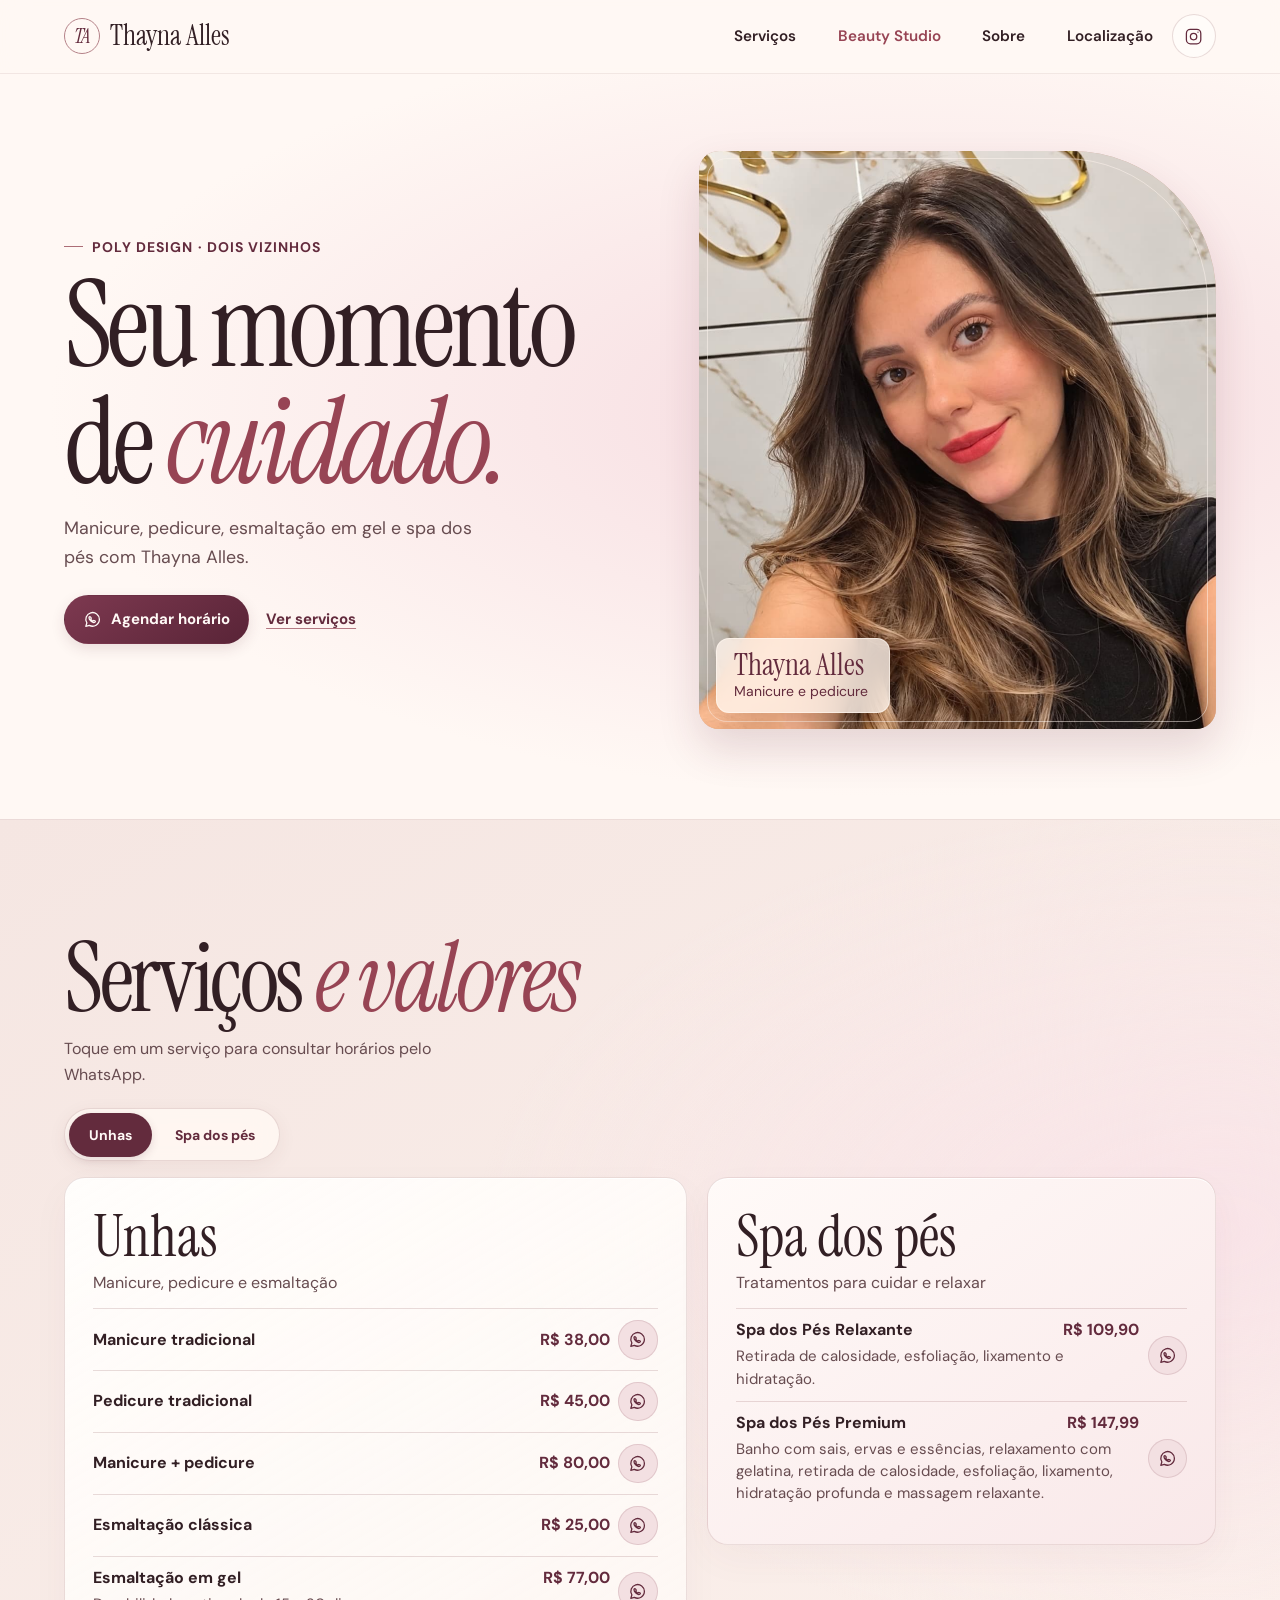
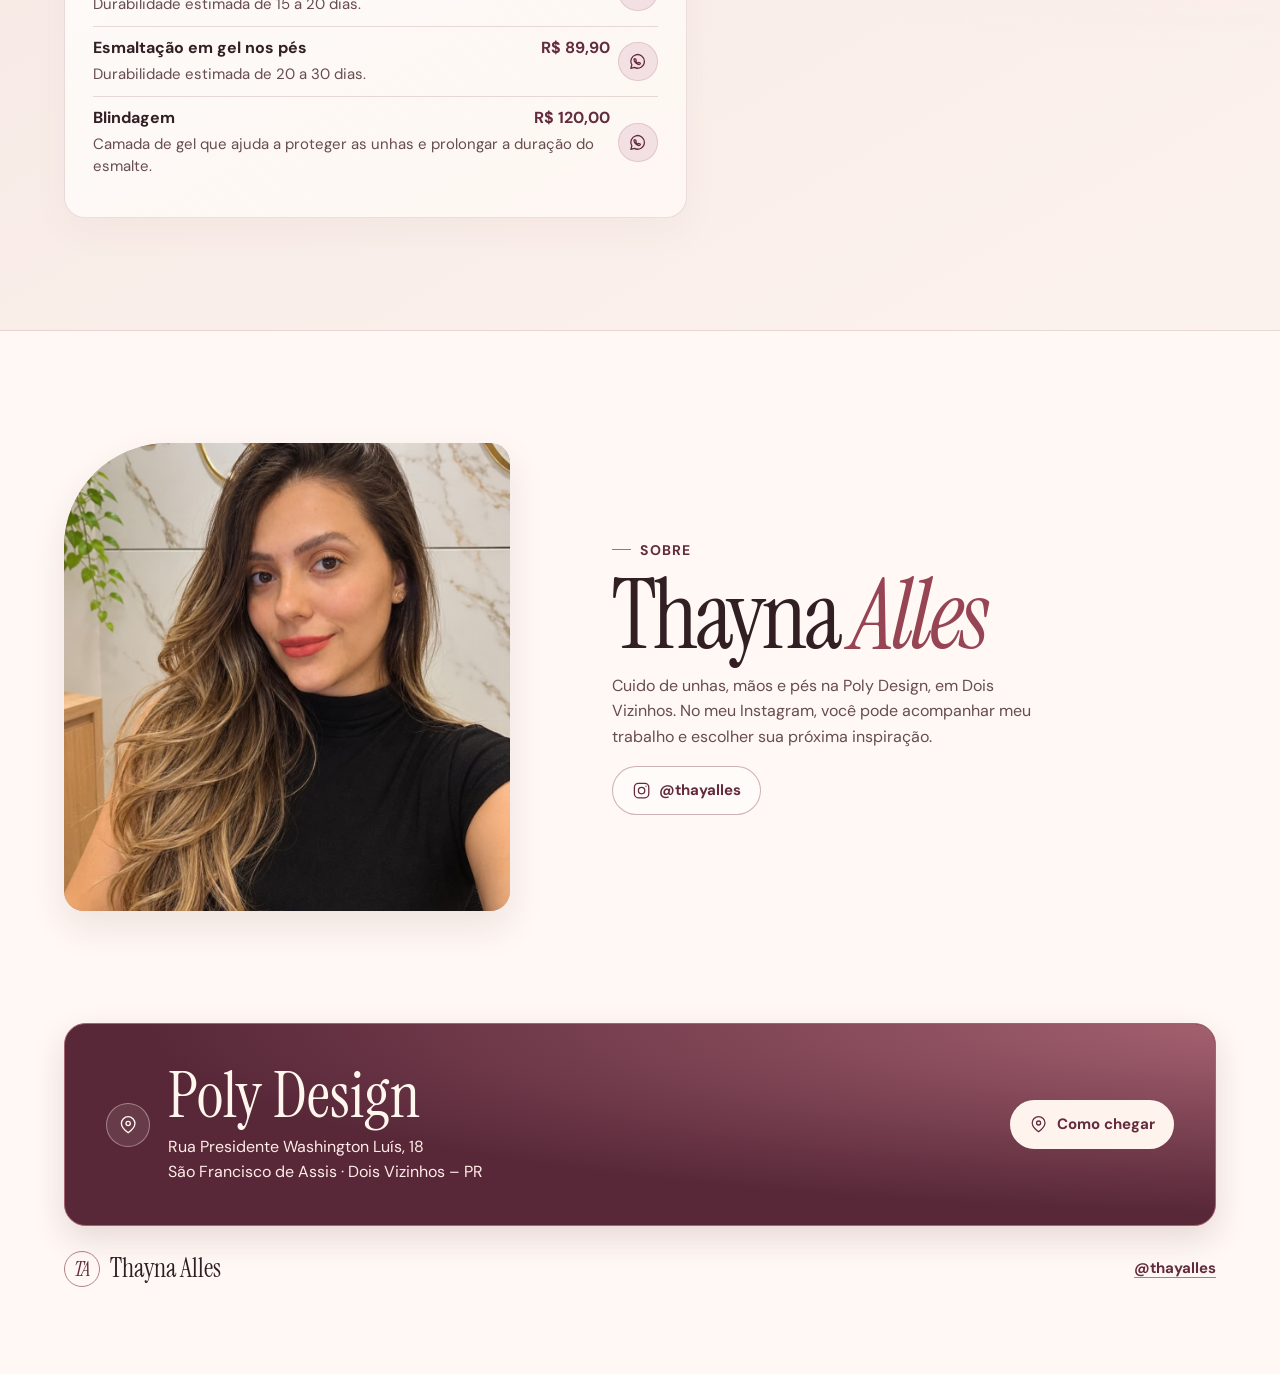
<file: index.html>
<!doctype html>
<html lang="pt-BR">
<head>
  <meta charset="utf-8">
  <meta name="viewport" content="width=device-width, initial-scale=1, viewport-fit=cover">
  <meta name="theme-color" content="#fff8f4">
  <meta name="description" content="Manicure, pedicure, esmaltação em gel e spa dos pés com Thayna Alles na Poly Design, em Dois Vizinhos – PR. Agende pelo WhatsApp.">
  <meta property="og:type" content="website">
  <meta property="og:locale" content="pt_BR">
  <meta property="og:title" content="Thayna Alles | Unhas &amp; Spa">
  <meta property="og:description" content="Manicure, pedicure, esmaltação em gel e spa dos pés com Thayna Alles, em Dois Vizinhos – PR.">
  <meta property="og:image" content="https://ronanalles.github.io/thayalles/assets/thayna-hero.jpg">
  <meta property="og:image:width" content="1030">
  <meta property="og:image:height" content="1280">
  <meta property="og:image:alt" content="Thayna Alles na Poly Design">
  <meta property="og:url" content="https://ronanalles.github.io/thayalles/">
  <link rel="canonical" href="https://ronanalles.github.io/thayalles/">
  <link rel="icon" href="[data-uri]" type="image/svg+xml">
  <link rel="preconnect" href="https://fonts.googleapis.com">
  <link rel="preconnect" href="https://fonts.gstatic.com" crossorigin>
  <link href="https://fonts.googleapis.com/css2?family=DM+Sans:wght@400;500;600;700&amp;family=Instrument+Serif:ital@0;1&amp;display=swap" rel="stylesheet">
  <link rel="stylesheet" href="./assets/site.css">
  <title>Thayna Alles | Unhas &amp; Spa em Dois Vizinhos</title>
</head>
<body id="topo">
  <svg class="icon-library" xmlns="http://www.w3.org/2000/svg" aria-hidden="true">
    <symbol id="icon-instagram" viewBox="0 0 24 24"><rect x="3" y="3" width="18" height="18" rx="5"/><circle cx="12" cy="12" r="4"/><path d="M17.5 6.5h.01"/></symbol>
    <symbol id="icon-menu" viewBox="0 0 24 24"><path d="M4 8h16M4 16h16"/></symbol>
    <symbol id="icon-close" viewBox="0 0 24 24"><path d="m6 6 12 12M18 6 6 18"/></symbol>
    <symbol id="icon-whatsapp" viewBox="0 0 24 24"><path d="M20.5 11.7a8.5 8.5 0 0 1-12.6 7.5l-4.4 1.3 1.3-4.3A8.5 8.5 0 1 1 20.5 11.7Z"/><path d="M9 8.4c-.7-.7-1.5.5-1.5 1.3 0 2.8 3.4 5.6 6 6 .8.1 2-.7 2-1.5 0-.4-1.6-1.2-2-1.2-.4 0-.6.8-1 .8-.7 0-2.8-1.7-2.8-2.5 0-.4.6-.5.6-.9 0-.3-1-1.8-1.3-2Z"/></symbol>
    <symbol id="icon-location" viewBox="0 0 24 24"><path d="M20 10c0 5-8 11-8 11s-8-6-8-11a8 8 0 1 1 16 0Z"/><circle cx="12" cy="10" r="2.5"/></symbol>
  </svg>
  <a class="skip-link" href="#conteudo">Pular para o conteúdo</a>
  <header class="header">
    <div class="header-inner wrap">
      <a class="brand" href="#topo" aria-label="Thayna Alles, início"><span class="brand-mark" aria-hidden="true">TA</span><span class="brand-name">Thayna Alles</span></a>
      <nav class="desktop-nav" aria-label="Navegação principal"><a href="#servicos">Serviços</a><a href="./beauty-studio.html" style="color:var(--rose)">Beauty Studio</a><a href="#sobre">Sobre</a><a href="#local">Localização</a></nav>
      <a class="icon-button header-social" href="https://www.instagram.com/thayalles/" target="_blank" rel="noopener noreferrer" aria-label="Instagram da Thayna Alles"><svg aria-hidden="true"><use href="#icon-instagram"/></svg></a>
      <button type="button" id="menu-open" class="icon-button menu-toggle" aria-label="Abrir menu" aria-haspopup="dialog" aria-controls="menu" aria-expanded="false" hidden><svg aria-hidden="true"><use href="#icon-menu"/></svg></button>
    </div>
  </header>
  <dialog class="menu-sheet" id="menu" aria-labelledby="menu-title">
    <div class="sheet-grip" aria-hidden="true"></div>
    <div class="sheet-header"><h2 id="menu-title">Thayna Alles</h2><form method="dialog"><button class="icon-button" aria-label="Fechar menu" autofocus><svg aria-hidden="true"><use href="#icon-close"/></svg></button></form></div>
    <nav aria-label="Menu"><a href="#servicos">Serviços</a><a href="./beauty-studio.html" style="color:var(--wine);display:flex;align-items:center;justify-content:space-between;gap:.5rem"><span>✧ Beauty Studio</span><span style="font-size:.7rem;font-weight:600;color:var(--rose)">Crie suas unhas →</span></a><a href="#sobre">Sobre a Thayna</a><a href="#local">Localização</a><a href="https://www.instagram.com/thayalles/" target="_blank" rel="noopener noreferrer">Instagram</a></nav>
    <a class="button" href="https://wa.me/5546999224279?text=Oi%2C%20Thayna!%20Gostaria%20de%20saber%20quais%20hor%C3%A1rios%20voc%C3%AA%20tem%20dispon%C3%ADveis%20na%20Poly%20Design." target="_blank" rel="noopener noreferrer"><svg aria-hidden="true"><use href="#icon-whatsapp"/></svg><span>Agendar pelo WhatsApp</span></a>
  </dialog>
  <main id="conteudo" tabindex="-1">
    <section class="hero wrap" aria-labelledby="hero-title">
      <div class="hero-content">
        <p class="eyebrow"><span></span> Poly Design · Dois Vizinhos</p>
        <h1 id="hero-title">Seu momento<br> de <em>cuidado.</em></h1>
        <p class="hero-description">Manicure, pedicure, esmaltação em gel e spa dos pés com Thayna Alles.</p>
        <div class="hero-actions"><a class="button" id="hero-booking" href="https://wa.me/5546999224279?text=Oi%2C%20Thayna!%20Gostaria%20de%20saber%20quais%20hor%C3%A1rios%20voc%C3%AA%20tem%20dispon%C3%ADveis%20na%20Poly%20Design." target="_blank" rel="noopener noreferrer"><svg aria-hidden="true"><use href="#icon-whatsapp"/></svg><span>Agendar horário</span></a><a class="text-link" href="#servicos">Ver serviços</a></div>
      </div>
      <figure class="hero-portrait">
        <img src="./assets/thayna-hero.jpg" alt="Thayna Alles no espaço Poly Design" width="1030" height="1280" fetchpriority="high">
        <figcaption><strong>Thayna Alles</strong><span>Manicure e pedicure</span></figcaption>
      </figure>
    </section>
    <section class="services section-space" id="servicos" aria-labelledby="services-title">
      <div class="wrap">
        <div class="section-intro reveal">
          <h2 id="services-title">Serviços <em>e valores</em></h2>
          <p>Toque em um serviço para consultar horários pelo WhatsApp.</p>
        </div>
        <nav class="service-nav" aria-label="Categorias de serviços"><a href="#unhas">Unhas</a><a href="#spa-pes">Spa dos pés</a></nav>
        <div class="service-layout">
          <section class="service-group reveal" id="unhas" aria-labelledby="nails-title">
            <header><h3 id="nails-title">Unhas</h3><p>Manicure, pedicure e esmaltação</p></header>
            <div class="service-list">
              <a class="service-row" href="https://wa.me/5546999224279?text=Oi%2C%20Thayna!%20Gostaria%20de%20agendar%20Manicure%20tradicional.%20Quais%20hor%C3%A1rios%20voc%C3%AA%20tem%20dispon%C3%ADveis%3F" target="_blank" rel="noopener noreferrer" aria-label="Agendar Manicure tradicional, R$ 38,00 pelo WhatsApp">
                <h4>Manicure tradicional</h4><span class="price">R$ 38,00</span>
                <span class="service-icon"><svg aria-hidden="true"><use href="#icon-whatsapp"/></svg></span>
              </a>
              <a class="service-row" href="https://wa.me/5546999224279?text=Oi%2C%20Thayna!%20Gostaria%20de%20agendar%20Pedicure%20tradicional.%20Quais%20hor%C3%A1rios%20voc%C3%AA%20tem%20dispon%C3%ADveis%3F" target="_blank" rel="noopener noreferrer" aria-label="Agendar Pedicure tradicional, R$ 45,00 pelo WhatsApp">
                <h4>Pedicure tradicional</h4><span class="price">R$ 45,00</span>
                <span class="service-icon"><svg aria-hidden="true"><use href="#icon-whatsapp"/></svg></span>
              </a>
              <a class="service-row" href="https://wa.me/5546999224279?text=Oi%2C%20Thayna!%20Gostaria%20de%20agendar%20Manicure%20%2B%20pedicure.%20Quais%20hor%C3%A1rios%20voc%C3%AA%20tem%20dispon%C3%ADveis%3F" target="_blank" rel="noopener noreferrer" aria-label="Agendar Manicure + pedicure, R$ 80,00 pelo WhatsApp">
                <h4>Manicure + pedicure</h4><span class="price">R$ 80,00</span>
                <span class="service-icon"><svg aria-hidden="true"><use href="#icon-whatsapp"/></svg></span>
              </a>
              <a class="service-row" href="https://wa.me/5546999224279?text=Oi%2C%20Thayna!%20Gostaria%20de%20agendar%20Esmalta%C3%A7%C3%A3o%20cl%C3%A1ssica.%20Quais%20hor%C3%A1rios%20voc%C3%AA%20tem%20dispon%C3%ADveis%3F" target="_blank" rel="noopener noreferrer" aria-label="Agendar Esmaltação clássica, R$ 25,00 pelo WhatsApp">
                <h4>Esmaltação clássica</h4><span class="price">R$ 25,00</span>
                <span class="service-icon"><svg aria-hidden="true"><use href="#icon-whatsapp"/></svg></span>
              </a>
              <a class="service-row" href="https://wa.me/5546999224279?text=Oi%2C%20Thayna!%20Gostaria%20de%20agendar%20Esmalta%C3%A7%C3%A3o%20em%20gel.%20Quais%20hor%C3%A1rios%20voc%C3%AA%20tem%20dispon%C3%ADveis%3F" target="_blank" rel="noopener noreferrer" aria-label="Agendar Esmaltação em gel, R$ 77,00 pelo WhatsApp">
                <h4>Esmaltação em gel</h4><span class="price">R$ 77,00</span>
                <span class="service-icon"><svg aria-hidden="true"><use href="#icon-whatsapp"/></svg></span>
                <p>Durabilidade estimada de 15 a 20 dias.</p>
              </a>
              <a class="service-row" href="https://wa.me/5546999224279?text=Oi%2C%20Thayna!%20Gostaria%20de%20agendar%20Esmalta%C3%A7%C3%A3o%20em%20gel%20nos%20p%C3%A9s.%20Quais%20hor%C3%A1rios%20voc%C3%AA%20tem%20dispon%C3%ADveis%3F" target="_blank" rel="noopener noreferrer" aria-label="Agendar Esmaltação em gel nos pés, R$ 89,90 pelo WhatsApp">
                <h4>Esmaltação em gel nos pés</h4><span class="price">R$ 89,90</span>
                <span class="service-icon"><svg aria-hidden="true"><use href="#icon-whatsapp"/></svg></span>
                <p>Durabilidade estimada de 20 a 30 dias.</p>
              </a>
              <a class="service-row" href="https://wa.me/5546999224279?text=Oi%2C%20Thayna!%20Gostaria%20de%20agendar%20Blindagem.%20Quais%20hor%C3%A1rios%20voc%C3%AA%20tem%20dispon%C3%ADveis%3F" target="_blank" rel="noopener noreferrer" aria-label="Agendar Blindagem, R$ 120,00 pelo WhatsApp">
                <h4>Blindagem</h4><span class="price">R$ 120,00</span>
                <span class="service-icon"><svg aria-hidden="true"><use href="#icon-whatsapp"/></svg></span>
                <p>Camada de gel que ajuda a proteger as unhas e prolongar a duração do esmalte.</p>
              </a>
            </div>
          </section>
          <section class="service-group feet reveal" id="spa-pes" aria-labelledby="feet-title">
            <header><h3 id="feet-title">Spa dos pés</h3><p>Tratamentos para cuidar e relaxar</p></header>
            <div class="service-list">
              <a class="service-row" href="https://wa.me/5546999224279?text=Oi%2C%20Thayna!%20Gostaria%20de%20agendar%20Spa%20dos%20P%C3%A9s%20Relaxante.%20Quais%20hor%C3%A1rios%20voc%C3%AA%20tem%20dispon%C3%ADveis%3F" target="_blank" rel="noopener noreferrer" aria-label="Agendar Spa dos Pés Relaxante, R$ 109,90 pelo WhatsApp">
                <h4>Spa dos Pés Relaxante</h4><span class="price">R$ 109,90</span>
                <span class="service-icon"><svg aria-hidden="true"><use href="#icon-whatsapp"/></svg></span>
                <p>Retirada de calosidade, esfoliação, lixamento e hidratação.</p>
              </a>
              <a class="service-row" href="https://wa.me/5546999224279?text=Oi%2C%20Thayna!%20Gostaria%20de%20agendar%20Spa%20dos%20P%C3%A9s%20Premium.%20Quais%20hor%C3%A1rios%20voc%C3%AA%20tem%20dispon%C3%ADveis%3F" target="_blank" rel="noopener noreferrer" aria-label="Agendar Spa dos Pés Premium, R$ 147,99 pelo WhatsApp">
                <h4>Spa dos Pés Premium</h4><span class="price">R$ 147,99</span>
                <span class="service-icon"><svg aria-hidden="true"><use href="#icon-whatsapp"/></svg></span>
                <p>Banho com sais, ervas e essências, relaxamento com gelatina, retirada de calosidade, esfoliação, lixamento, hidratação profunda e massagem relaxante.</p>
              </a>
            </div>
          </section>
        </div>
      </div>
    </section>
    <section class="about wrap section-space" id="sobre" aria-labelledby="about-title">
      <figure class="about-photo reveal"><img src="./assets/thayna-portrait.jpg" alt="Retrato de Thayna Alles" width="1041" height="1280" loading="lazy" decoding="async"></figure>
      <div class="about-copy reveal">
        <p class="eyebrow"><span></span> Sobre</p>
        <h2 id="about-title">Thayna <em>Alles</em></h2>
        <p>Cuido de unhas, mãos e pés na Poly Design, em Dois Vizinhos. No meu Instagram, você pode acompanhar meu trabalho e escolher sua próxima inspiração.</p>
        <a class="button button-outline" href="https://www.instagram.com/thayalles/" target="_blank" rel="noopener noreferrer"><svg aria-hidden="true"><use href="#icon-instagram"/></svg> @thayalles</a>
      </div>
    </section>
    <section class="location wrap reveal" id="local" aria-labelledby="location-title">
      <div class="location-card">
        <div class="location-icon"><svg aria-hidden="true"><use href="#icon-location"/></svg></div>
        <div><h2 id="location-title">Poly Design</h2><address>Rua Presidente Washington Luís, 18<br>São Francisco de Assis · Dois Vizinhos – PR</address></div>
        <a class="button button-outline" href="https://www.google.com/maps/search/?api=1&amp;query=Poly%20Design%2C%20Rua%20Presidente%20Washington%20Lu%C3%ADs%2C%2018%2C%20S%C3%A3o%20Francisco%20de%20Assis%2C%20Dois%20Vizinhos%20-%20PR" target="_blank" rel="noopener noreferrer"><svg aria-hidden="true"><use href="#icon-location"/></svg> Como chegar</a>
      </div>
    </section>
  </main>
  <footer class="footer wrap">
    <a class="brand" href="#topo" aria-label="Voltar para o início"><span class="brand-mark" aria-hidden="true">TA</span><span class="brand-name">Thayna Alles</span></a>
    <a class="text-link" href="https://www.instagram.com/thayalles/" target="_blank" rel="noopener noreferrer">@thayalles</a>
  </footer>
  <div class="booking-dock">
    <a class="button" href="https://wa.me/5546999224279?text=Oi%2C%20Thayna!%20Gostaria%20de%20saber%20quais%20hor%C3%A1rios%20voc%C3%AA%20tem%20dispon%C3%ADveis%20na%20Poly%20Design." target="_blank" rel="noopener noreferrer"><svg aria-hidden="true"><use href="#icon-whatsapp"/></svg><span>Agendar pelo WhatsApp</span></a>
  </div>
<script src="./assets/site.js" defer></script>
</body>
</html>
</file>
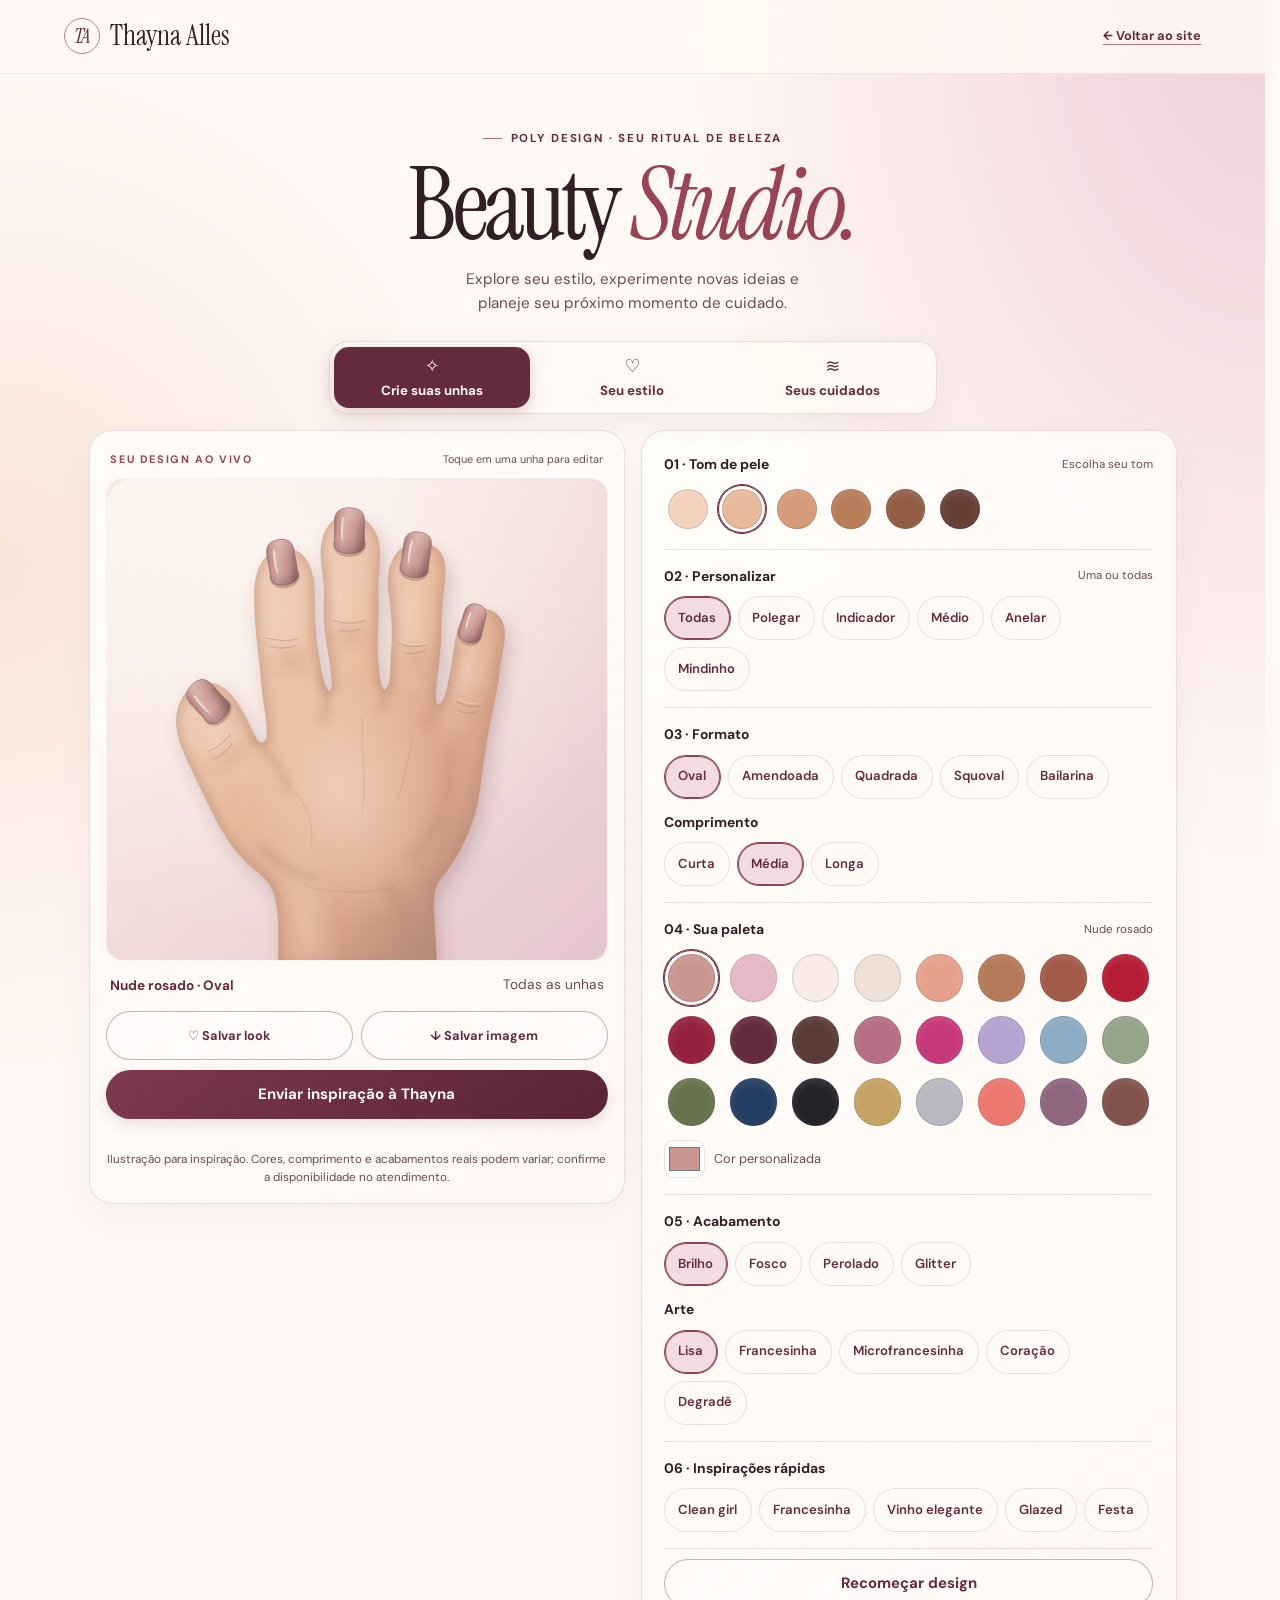
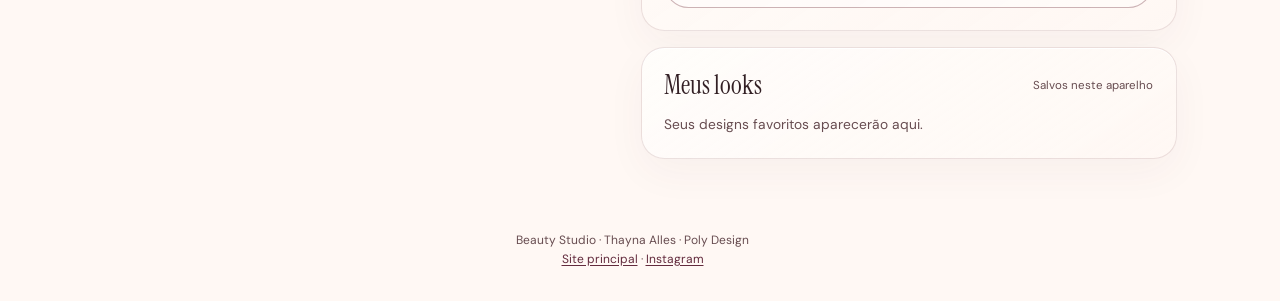
<file: beauty-studio.html>
<!doctype html>
<html lang="pt-BR" class="studio-page">
<head>
<meta charset="utf-8"><meta name="viewport" content="width=device-width,initial-scale=1,viewport-fit=cover"><meta name="theme-color" content="#fff8f4">
<meta name="description" content="Experimente cores e formatos de unhas, descubra seu estilo e monte seu próximo momento de cuidado com Thayna Alles.">
<title>Beauty Studio | Thayna Alles</title>
<link rel="canonical" href="https://ronanalles.github.io/thayalles/beauty-studio.html">
<link rel="preconnect" href="https://fonts.googleapis.com"><link rel="preconnect" href="https://fonts.gstatic.com" crossorigin>
<link href="https://fonts.googleapis.com/css2?family=DM+Sans:wght@400;500;600;700&family=Instrument+Serif:ital@0;1&display=swap" rel="stylesheet">
<link rel="stylesheet" href="./assets/site.css">
<style>
.studio{--soft:#f1dce1;--line:#7c3e4726;--glass:#fffdfbc9;background:radial-gradient(ellipse at 100% 0,#f0cfd9 0,transparent 36rem),radial-gradient(ellipse at 0 30%,#f9e5da,transparent 30rem),var(--paper);min-height:100vh}
.studio [hidden]{display:none!important}.studio .header-inner{justify-content:space-between}.studio .header-inner .text-link{font-size:.8rem;white-space:nowrap}.studio-main{width:min(100% - 2rem,68rem);margin:auto;padding:2.1rem 0 3rem}.studio-intro{max-width:36rem;margin:auto;text-align:center}.studio-intro .eyebrow{justify-content:center;font-size:.72rem;letter-spacing:.16em}.studio-intro h1{font-size:clamp(3.6rem,11vw,6.3rem);letter-spacing:-.045em;margin:.5rem 0 .75rem}.studio-intro p:last-child{color:var(--muted);font-size:.95rem;max-width:34ch;margin:auto}
.studio-tabs{display:grid;grid-template-columns:repeat(3,minmax(0,1fr));gap:.25rem;padding:.3rem;border:1px solid var(--line);border-radius:1.2rem;background:#fff9f5eb;position:sticky;top:calc(var(--header-height) + .35rem);z-index:6;margin:1.65rem auto 1.05rem;max-width:38rem;box-shadow:0 8px 30px #632b3d13;backdrop-filter:blur(18px)}.studio-tabs button{display:grid;place-items:center;gap:.18rem;min-width:0;min-height:3.8rem;border:0;border-radius:.94rem;background:transparent;color:var(--wine);font-size:.73rem;font-weight:700;line-height:1.15;padding:.45rem .15rem;transition:background .2s,transform .2s}.studio-tabs button span{font-size:1.12rem;font-weight:400}.studio-tabs button[aria-selected=true]{background:var(--wine);color:#fff8f4;box-shadow:0 4px 13px #632b3d38}.studio button:active{transform:scale(.97)}
.studio-panel{animation:studio-in .36s var(--ease) both}.studio-grid{display:grid;gap:1rem;align-items:start}.glass{min-width:0;border:1px solid var(--line);border-radius:1.45rem;background:linear-gradient(145deg,#fffdfbe8,#fff8f4b8);box-shadow:0 14px 40px #632b3d0b,inset 0 1px white;padding:1.1rem}.glass h2{font-size:2.6rem;letter-spacing:-.025em}.glass h3{font-size:1.65rem;line-height:1.15}.muted{color:var(--muted);font-size:.86rem}.kicker{font-size:.68rem;text-transform:uppercase;letter-spacing:.15em;font-weight:700;color:var(--rose)}.preview{padding:.8rem;overflow:hidden}.preview-heading{display:flex;align-items:center;justify-content:space-between;gap:.5rem;padding:.2rem .3rem .65rem}.preview-heading small{font-size:.68rem;color:var(--muted);text-align:right}.hand-stage{position:relative;border-radius:1.05rem;overflow:hidden;background:linear-gradient(150deg,#f8e8e2,#ecd0d6);border:1px solid #fff9;aspect-ratio:1.04;display:grid;place-items:center}.hand-stage svg{width:100%;height:100%;display:block;stroke:none;overflow:visible}.nail-hit{cursor:pointer;outline:none}.nail-hit:focus-visible .nail-select{stroke:#632b3d;stroke-width:2;stroke-dasharray:3 2}.nail-select{fill:none;stroke:none}.preview-caption{display:flex;justify-content:space-between;align-items:center;gap:.6rem;padding:.85rem .25rem .1rem;font-size:.85rem}.preview-caption strong{color:var(--wine)}.preview-actions{display:grid;grid-template-columns:1fr 1fr;gap:.5rem;margin-top:.85rem}.preview-actions .button{font-size:.8rem;padding:.65rem .5rem}.full{width:100%;margin-top:.6rem}.control-block{padding:1rem 0;border-bottom:1px solid var(--line)}.control-block:last-child{border:0;padding-bottom:0}.control-block:first-child{padding-top:0}.control-title{display:flex;align-items:center;justify-content:space-between;gap:.5rem;margin-bottom:.55rem}.control-title strong{font-size:.87rem}.control-title small{color:var(--muted);font-size:.72rem;text-align:right}.choices{display:flex;flex-wrap:wrap;gap:.42rem}.chip{border:1px solid var(--line);border-radius:99px;background:#fffaf8;color:var(--wine);min-height:2.75rem;padding:.48rem .85rem;font-size:.82rem;font-weight:600;transition:background .2s,border-color .2s,transform .2s}.chip[aria-pressed=true]{background:#f2dce2;border-color:#8a4658;box-shadow:inset 0 0 0 1px #8a4658}.swatches{display:grid;grid-template-columns:repeat(6,minmax(0,1fr));gap:.4rem}.swatch{border:1px solid transparent;background:none;padding:.19rem;border-radius:99px;aspect-ratio:1;display:grid;place-items:center;min-width:0}.swatch span{width:100%;height:100%;border-radius:50%;background:var(--c);box-shadow:inset 0 0 0 1px #321f2429,inset 0 3px 8px #ffffff20}.swatch[aria-pressed=true]{border-color:var(--wine);box-shadow:0 0 0 1px var(--wine)}.skin-swatches{grid-template-columns:repeat(6,minmax(0,1fr));max-width:20rem}.custom-color{display:flex;align-items:center;gap:.55rem;font-size:.8rem;color:var(--muted);margin-top:.65rem}.custom-color input{width:2.6rem;height:2.4rem;padding:.15rem;border:1px solid var(--line);border-radius:.6rem;background:#fff}.saved-list{display:grid;gap:.55rem;margin-top:.8rem}.saved-item{display:flex;align-items:center;gap:.6rem;border:1px solid var(--line);border-radius:.85rem;padding:.5rem}.saved-colors{display:flex;gap:.12rem}.saved-colors i{width:.65rem;height:1.4rem;border-radius:.3rem;border:1px solid #321f2420}.saved-item button{border:0;background:transparent;color:var(--wine);font-size:.8rem;min-height:2.6rem;padding:.3rem .5rem}.saved-item .restore{flex:1;text-align:left;font-weight:700}.saved-item .delete{font-size:1.2rem}.notice{min-height:1.5rem;text-align:center;font-size:.77rem;color:var(--wine);margin-top:.45rem}.section-heading{margin-bottom:1.15rem}.section-heading p{margin-top:.5rem}.quiz-card,.quote-card{max-width:42rem;margin:auto}.progress-line{height:4px;border-radius:9px;background:#f0dce1;overflow:hidden;margin:.7rem 0 1.2rem}.progress-line span{display:block;height:100%;background:var(--wine);transition:width .35s var(--ease)}.quiz-options{display:grid;gap:.6rem;margin:1.1rem 0}.quiz-option{display:flex;align-items:center;gap:.75rem;text-align:left;min-height:3.6rem;border:1px solid var(--line);border-radius:.95rem;background:#fffaf8;padding:.8rem;color:var(--wine);font-size:.92rem;transition:background .2s,transform .2s}.quiz-option[aria-pressed=true]{background:#f2dce2;border-color:var(--rose)}.quiz-option span{display:grid;place-items:center;flex:none;width:1.3rem;height:1.3rem;border:1px solid #a67681;border-radius:50%}.quiz-option[aria-pressed=true] span{border:5px solid var(--wine);background:#fff}.quiz-nav{display:flex;gap:.6rem;justify-content:space-between}.quiz-nav .button{flex:1}.studio button:disabled{opacity:.45;cursor:not-allowed;transform:none}.result-box{padding:1rem;border:1px solid var(--line);border-radius:1.1rem;background:linear-gradient(140deg,#fae7e9,#fff8f4);margin:1rem 0}.result-box h3{font-size:2.4rem;color:var(--wine)}.result-palette{display:flex;gap:.5rem;margin:.9rem 0}.result-palette i{width:2.5rem;height:2.5rem;border-radius:50%;border:1px solid #321f2422}.service-choice{display:flex;align-items:center;gap:.6rem;border-top:1px solid var(--line);min-height:3.8rem;padding:.7rem 0;font-size:.9rem;cursor:pointer}.service-choice input{width:1.25rem;height:1.25rem;flex:none;accent-color:var(--wine);margin:0}.service-choice strong{margin-left:auto;color:var(--wine);white-space:nowrap;font-variant-numeric:tabular-nums}.service-category{margin:1.1rem 0 .5rem}.quote-summary{position:sticky;bottom:calc(.45rem + env(safe-area-inset-bottom));z-index:4;margin-top:1rem;padding:1rem;border:1px solid var(--line);border-radius:1.2rem;background:#fff9f5f5;backdrop-filter:blur(15px);box-shadow:0 9px 35px #632b3d25}.quote-total{display:flex;justify-content:space-between;align-items:center;gap:.5rem}.quote-total output{font:2.4rem/1 var(--serif);color:var(--wine);white-space:nowrap}.quote-summary label{display:flex;align-items:center;gap:.5rem;font-size:.8rem;margin-top:.7rem}.quote-summary input{accent-color:var(--wine)}.studio-footer{text-align:center;color:var(--muted);font-size:.75rem;padding:1.5rem 1rem calc(2rem + env(safe-area-inset-bottom))}.studio-footer a{color:var(--wine);text-decoration:underline;text-underline-offset:.2em}.studio input:focus-visible{outline:2px solid var(--rose);outline-offset:2px}
@keyframes studio-in{from{opacity:0;transform:translateY(8px)}to{opacity:1;transform:none}}
@media(min-width:48rem){.studio-main{padding-top:3.5rem}.studio-grid{grid-template-columns:minmax(0,1fr) minmax(0,1fr)}.preview-column{position:sticky;top:calc(var(--header-height) + 6rem)}.glass{padding:1.4rem}.preview{padding:1rem}.studio-tabs button{font-size:.83rem}.swatches{grid-template-columns:repeat(8,minmax(0,1fr))}.skin-swatches{grid-template-columns:repeat(6,minmax(0,1fr))}.quote-summary{position:static}}
@media(max-width:350px){.studio-main{width:calc(100% - 1.3rem)}.glass{padding:.8rem}.studio .brand-name{font-size:1.45rem}.studio .header-inner .text-link{font-size:.73rem}.chip{padding:.45rem .65rem}.swatches{gap:.2rem}}
@media(prefers-reduced-motion:reduce){.studio *, .studio *::before,.studio *::after{animation:none!important;transition:none!important;scroll-behavior:auto!important}}
.designer-column { min-width: 0; }
.saved-looks { margin-block-start: 1rem; }
.live-preview-dock, .preview-edit-link { display: none; }
.live-preview-dialog {
  width: min(100% - 1.5rem, 27rem);
  max-height: calc(100% - 1.5rem - env(safe-area-inset-top) - env(safe-area-inset-bottom));
  padding: .85rem;
  border: 1px solid #fff;
  border-radius: 1.35rem;
  background: #fff8f4;
  color: var(--ink);
  box-shadow: 0 20px 75px #36142252;
  overscroll-behavior: contain;
}
.live-preview-dialog[open] { animation: studio-in .23s var(--ease) both; }
.live-preview-dialog::backdrop {
  background: #3216228a;
  -webkit-backdrop-filter: blur(5px);
  backdrop-filter: blur(5px);
}
.studio-page { scrollbar-gutter: stable; }
.studio-page:has(.live-preview-dialog[open]) { overflow: hidden; }
.live-preview-dialog-heading { display: flex; justify-content: space-between; align-items: center; gap: .5rem; margin-bottom: .65rem; }
.live-preview-dialog-heading h2 { font-size: 2.5rem; margin-inline-start: .25rem; }
.live-preview-stage { width: min(100%, max(10rem, calc(100svh - 9rem))); margin-inline: auto; }
.live-preview-look { margin-top: .65rem; text-align: center; color: var(--wine); font-size: .875rem; font-weight: 700; }

@media (max-width: 47.999rem) {
  .studio-page {
    --studio-tabs-top: calc(.35rem + env(safe-area-inset-top));
    --studio-preview-top: calc(5.45rem + env(safe-area-inset-top));
    scroll-padding-block-start: var(--studio-preview-top);
  }
  .studio .header { position: relative; }
  .studio-tabs { top: var(--studio-tabs-top); }
  .preview-heading small { display: none; }
  .preview-edit-link {
    display: inline-flex;
    align-items: center;
    justify-content: center;
    flex: none;
    min-height: 2.75rem;
    padding-inline: .65rem;
    border: 1px solid var(--line);
    border-radius: 99px;
    background: #fffaf8;
    color: var(--wine);
    font-size: .875rem;
    font-weight: 700;
  }
  .live-preview-dock {
    position: sticky;
    top: var(--studio-preview-top);
    z-index: 5;
    display: block;
    margin-block-end: .7rem;
  }
  .live-preview {
    display: grid;
    grid-template-columns: clamp(6.65rem, 35vw, 9rem) minmax(0, 1fr);
    align-items: center;
    gap: clamp(.6rem, 3vw, .95rem);
    width: 100%;
    padding: .42rem .7rem .42rem .42rem;
    border: 1px solid #8b515442;
    border-radius: 1.1rem;
    background: #fff8f4f7;
    box-shadow: 0 6px 22px #632b3d29, inset 0 1px #fff;
    color: var(--wine);
    text-align: left;
    transition: box-shadow .22s, transform .25s var(--ease);
    -webkit-backdrop-filter: blur(13px);
    backdrop-filter: blur(13px);
  }
  .compact-hand {
    display: block;
    width: 100%;
    aspect-ratio: 284 / 219;
    overflow: hidden;
    border-radius: .75rem;
    background: #f3e0e1;
    stroke: none;
    pointer-events: none;
  }
  .live-preview-copy { display: grid; gap: .12rem; line-height: 1.3; }
  .live-preview-label { font-size: .875rem; font-weight: 700; }
  .live-preview-copy strong { font: clamp(1.2rem, 5.4vw, 1.6rem)/1.05 var(--serif); }
  .live-preview-zoom { display: flex; align-items: center; gap: .3rem; margin-top: .14rem; color: var(--muted); font-size: .875rem; }
  .live-preview-zoom svg { width: .95rem; height: .95rem; }
  .editor-controls :is(button, input) { scroll-margin-block-start: 8.2rem; }
}
</style>
</head>
<body class="studio">
<a class="skip-link" href="#studio-main">Pular para a ferramenta</a>
<header class="header"><div class="header-inner wrap"><a class="brand" href="./index.html" aria-label="Thayna Alles, início"><span class="brand-mark" aria-hidden="true">TA</span><span class="brand-name">Thayna Alles</span></a><a class="text-link" href="./index.html">← Voltar ao site</a></div></header>
<main id="studio-main" class="studio-main">
<div class="studio-intro"><p class="eyebrow"><span></span> Poly Design · Seu ritual de beleza</p><h1>Beauty <em>Studio.</em></h1><p>Explore seu estilo, experimente novas ideias e planeje seu próximo momento de cuidado.</p></div>
<div class="studio-tabs" role="tablist" aria-label="Ferramentas de beleza"><button id="tab-nails" role="tab" aria-selected="true" aria-controls="nails" data-tab="nails"><span aria-hidden="true">✧</span>Crie suas unhas</button><button id="tab-quiz" role="tab" aria-selected="false" aria-controls="quiz" data-tab="quiz" tabindex="-1"><span aria-hidden="true">♡</span>Seu estilo</button><button id="tab-quote" role="tab" aria-selected="false" aria-controls="quote" data-tab="quote" tabindex="-1"><span aria-hidden="true">≋</span>Seus cuidados</button></div>
<noscript><p class="glass">Ative o JavaScript para usar o Beauty Studio. Você também pode consultar os serviços <a class="text-link" href="./index.html#servicos">no site principal</a>.</p></noscript>
<section class="studio-panel" id="nails" role="tabpanel" aria-labelledby="tab-nails">
<div class="studio-grid">
<div class="preview-column">
<div class="glass preview">
<div class="preview-heading" id="full-preview" tabindex="-1"><p class="kicker">Seu design ao vivo</p><small>Toque em uma unha para editar</small><a class="preview-edit-link" href="#nail-editor">Editar design</a></div>
<div class="hand-stage"><svg id="hand" viewBox="0 0 400 390" xmlns="http://www.w3.org/2000/svg" role="group" aria-label="Simulação ilustrativa de uma mão com cinco unhas personalizáveis"><defs id="hand-defs"></defs><g id="hand-art"></g><g id="hand-targets"></g></svg></div>
<div class="preview-caption"><strong id="look-label">Seu look</strong><span class="muted" id="target-label">Todas as unhas</span></div>
<div class="preview-actions"><button class="button button-outline" id="save-look" type="button">♡ Salvar look</button><button class="button button-outline" id="export-look" type="button">↓ Salvar imagem</button></div>
<button class="button full" id="send-look" type="button">Enviar inspiração à Thayna</button><p class="notice" id="notice" role="status" aria-live="polite"></p>
<p class="muted" style="font-size:.73rem;text-align:center">Ilustração para inspiração. Cores, comprimento e acabamentos reais podem variar; confirme a disponibilidade no atendimento.</p>
</div>
</div>
<div class="designer-column">
<div class="editor-region" id="nail-editor">
  <div class="live-preview-dock">
    <button class="live-preview" id="open-live-preview" type="button" aria-haspopup="dialog" aria-controls="live-preview-dialog" aria-label="Ampliar prévia do seu design">
      <svg class="compact-hand" viewBox="44 0 284 219" aria-hidden="true" focusable="false"><use href="#hand-art"/></svg>
      <span class="live-preview-copy">
        <span class="live-preview-label">Prévia ao vivo</span>
        <strong id="compact-target">Todas as unhas</strong>
        <span class="live-preview-zoom"><svg viewBox="0 0 24 24" aria-hidden="true"><path d="M9 4H4v5m11-5h5v5M4 15v5h5m11-5v5h-5"/></svg>Ampliar</span>
      </span>
    </button>
  </div>
  <div class="glass editor-controls">
<div class="control-block"><div class="control-title"><strong>01 · Tom de pele</strong><small>Escolha seu tom</small></div><div class="swatches skin-swatches" id="skins"></div></div>
<div class="control-block"><div class="control-title"><strong>02 · Personalizar</strong><small>Uma ou todas</small></div><div class="choices" id="targets"></div></div>
<div class="control-block"><div class="control-title"><strong>03 · Formato</strong></div><div class="choices" id="shapes"></div><div class="control-title" style="margin-top:.8rem"><strong>Comprimento</strong></div><div class="choices" id="lengths"></div></div>
<div class="control-block"><div class="control-title"><strong>04 · Sua paleta</strong><small id="color-name"></small></div><div class="swatches" id="colors"></div><label class="custom-color"><input type="color" id="custom-color" value="#a44959"> Cor personalizada</label></div>
<div class="control-block"><div class="control-title"><strong>05 · Acabamento</strong></div><div class="choices" id="finishes"></div><div class="control-title" style="margin-top:.8rem"><strong>Arte</strong></div><div class="choices" id="arts"></div></div>
<div class="control-block"><div class="control-title"><strong>06 · Inspirações rápidas</strong></div><div class="choices" id="presets"></div></div>
<button class="button button-outline full" id="reset-look" type="button">Recomeçar design</button>
  </div>
</div>
<div class="glass saved-looks"><div class="control-title"><h3>Meus looks</h3><small>Salvos neste aparelho</small></div><div id="saved-list" class="saved-list"></div></div>
</div>
</div>
<dialog class="live-preview-dialog" id="live-preview-dialog" aria-labelledby="live-preview-title">
  <div class="live-preview-dialog-heading">
    <h2 id="live-preview-title">Seu design</h2>
    <form method="dialog"><button class="icon-button" type="submit" aria-label="Fechar prévia" autofocus><svg viewBox="0 0 24 24" aria-hidden="true"><path d="m6 6 12 12M18 6 6 18"/></svg></button></form>
  </div>
  <div class="hand-stage live-preview-stage">
    <svg viewBox="0 0 400 390" role="img" aria-label="Prévia ampliada da mão com o design atual"><use href="#hand-art"/></svg>
  </div>
  <p class="live-preview-look" id="expanded-look"></p>
</dialog>
</section>
<section class="studio-panel" id="quiz" role="tabpanel" aria-labelledby="tab-quiz" hidden><div class="glass quiz-card"><div class="section-heading"><p class="kicker">Consultoria de estilo</p><h2>O que combina <em>com você?</em></h2><p class="muted">Responda a quatro perguntas e receba uma inspiração que poderá experimentar no simulador.</p></div><div id="quiz-question"></div><div id="quiz-result" hidden></div></div></section>
<section class="studio-panel" id="quote" role="tabpanel" aria-labelledby="tab-quote" hidden><div class="glass quote-card"><div class="section-heading"><p class="kicker">Planeje seu atendimento</p><h2>Seu momento <em>de cuidado.</em></h2><p class="muted">Selecione os serviços que deseja e consulte a disponibilidade com a Thayna.</p></div><div id="service-options"></div><div class="quote-summary"><div class="quote-total"><div><p class="kicker">Valor estimado</p><p id="quote-count" class="muted" aria-live="polite">Nenhum serviço</p></div><output id="quote-total" aria-live="polite">R$ 0,00</output></div><label><input type="checkbox" id="include-look"> Incluir meu design de unhas na mensagem</label><button type="button" class="button full" id="send-quote" disabled>Consultar horários pelo WhatsApp</button><p class="muted" style="font-size:.72rem;margin-top:.55rem">Não é uma reserva. Valores, combinações e disponibilidade devem ser confirmados com a profissional.</p></div></div></section>
</main><footer class="studio-footer">Beauty Studio · Thayna Alles · Poly Design<br><a href="./index.html">Site principal</a> · <a href="https://www.instagram.com/thayalles/" target="_blank" rel="noopener noreferrer">Instagram</a></footer>
<script>
'use strict';
const $=id=>document.getElementById(id);
const colors=[['Nude rosado','#c99590'],['Ballet','#e6b9c7'],['Leite','#f8ece5'],['Pérola','#eee1d7'],['Pêssego','#e6a18d'],['Caramelo','#b47958'],['Terracota','#a35a48'],['Vermelho clássico','#b51e35'],['Cereja','#95213e'],['Vinho','#632b3d'],['Marrom café','#593a36'],['Rosa antigo','#b66d83'],['Fúcsia','#c63879'],['Lavanda','#b5a2d1'],['Azul névoa','#8cabc4'],['Sálvia','#94a58a'],['Verde oliva','#66724c'],['Azul noite','#243d62'],['Preto','#252329'],['Dourado','#c6a264'],['Prata','#b7b8c0'],['Coral','#eb776d'],['Malva','#8e667e'],['Chocolate','#81514b']];
const skins=[['Clara','#f5d2bf'],['Clara quente','#e8b99b'],['Média','#d49b78'],['Morena','#b77d59'],['Escura','#925d45'],['Retinta','#663f35']];
const shapes=['Oval','Amendoada','Quadrada','Squoval','Bailarina'];
const lengths=['Curta','Média','Longa'],finishes=['Brilho','Fosco','Perolado','Glitter'],arts=['Lisa','Francesinha','Microfrancesinha','Coração','Degradê'];
const fingers=['Polegar','Indicador','Médio','Anelar','Mindinho'];
const presets=[['Clean girl','#e6b9c7','Oval','Curta','Brilho','Lisa'],['Francesinha','#f8ece5','Squoval','Média','Brilho','Francesinha'],['Vinho elegante','#632b3d','Amendoada','Média','Brilho','Lisa'],['Glazed','#eee1d7','Oval','Média','Perolado','Lisa'],['Festa','#b51e35','Amendoada','Longa','Glitter','Lisa']];
const key='thayna-beauty-studio-v1';
const initial=()=>({skin:1,nails:Array.from({length:5},()=>({color:'#c99590',shape:'Oval',length:'Média',finish:'Brilho',art:'Lisa'}))});
let design=initial(),selected=-1,saved=[];
function validDesign(d){return d&&Number.isInteger(d.skin)&&d.skin>=0&&d.skin<skins.length&&Array.isArray(d.nails)&&d.nails.length===5&&d.nails.every(n=>n&&/^#[0-9a-f]{6}$/i.test(n.color)&&shapes.includes(n.shape)&&lengths.includes(n.length)&&finishes.includes(n.finish)&&arts.includes(n.art));}
function clone(d){return JSON.parse(JSON.stringify(d))}
try{const raw=JSON.parse(localStorage.getItem(key)||'{}');if(validDesign(raw.design))design=raw.design;if(Array.isArray(raw.saved))saved=raw.saved.filter(s=>s&&validDesign(s.design)&&typeof s.name==='string'&&typeof s.id==='string').slice(0,12)}catch(e){}
function persist(){try{localStorage.setItem(key,JSON.stringify({design,saved}));return true}catch(e){return false}}
function announce(msg){$('notice').textContent=msg}
function colorName(hex){return colors.find(c=>c[1].toLowerCase()===hex.toLowerCase())?.[0]||hex.toUpperCase()}
function activeNails(){return selected===-1?design.nails:[design.nails[selected]]}
function apply(prop,value){activeNails().forEach(n=>n[prop]=value);render()}
function allSame(prop,value){return activeNails().every(n=>n[prop]===value)}
function mix(hex,other,t){const a=hex.slice(1).match(/../g).map(v=>parseInt(v,16)),b=other.slice(1).match(/../g).map(v=>parseInt(v,16));return '#'+a.map((v,i)=>Math.round(v+(b[i]-v)*t).toString(16).padStart(2,'0')).join('')}
function updateButtons(id, items, isActive, select, decorate) {
  const root = $(id);
  if (!root.childElementCount) {
    const buttons = items.map((item, index) => {
      const button = document.createElement('button');
      button.type = 'button';
      decorate(button, item);
      button.addEventListener('click', () => select(item, index));
      return button;
    });
    root.append(...buttons);
  }
  items.forEach((item, index) => {
    const button = root.children[index];
    const pressed = String(isActive(item, index));
    if (button.getAttribute('aria-pressed') !== pressed) button.setAttribute('aria-pressed', pressed);
  });
}
function choices(id, items, isActive, select) {
  updateButtons(id, items, isActive, select, (button, label) => {
    button.className = 'chip';
    button.textContent = label;
  });
}
function swatches(id, items, isActive, select) {
  updateButtons(id, items, isActive, select, (button, [label, color]) => {
    button.className = 'swatch';
    button.title = label;
    button.setAttribute('aria-label', label);
    const sample = document.createElement('span');
    sample.style.setProperty('--c', color);
    button.append(sample);
  });
}
const geometry=[{x:92,y:190,r:-43,w:23},{x:143,y:83,r:-10,w:22},{x:194,y:58,r:0,w:24},{x:245,y:77,r:8,w:22},{x:289,y:129,r:15,w:18}];
function nailPath(w,h,shape){const a=w/2,t=-h;
if(shape==='Quadrada')return 'M'+(-a)+' -5 Q'+(-a)+' 1 0 2 Q'+a+' 1 '+a+' -5 L'+a+' '+(t+3)+' Q'+a+' '+t+' '+(a-3)+' '+t+' H'+(-a+3)+' Q'+(-a)+' '+t+' '+(-a)+' '+(t+3)+' Z';
if(shape==='Squoval')return 'M'+(-a)+' -5 Q'+(-a)+' 1 0 2 Q'+a+' 1 '+a+' -5 L'+a+' '+(t+7)+' Q'+a+' '+t+' '+(a-7)+' '+t+' H'+(-a+7)+' Q'+(-a)+' '+t+' '+(-a)+' '+(t+7)+' Z';
if(shape==='Bailarina')return 'M'+(-a)+' -5 Q'+(-a)+' 1 0 2 Q'+a+' 1 '+a+' -5 L'+(a*.63)+' '+t+' H'+(-a*.63)+' Z';
if(shape==='Amendoada')return 'M'+(-a)+' -5 Q'+(-a)+' 1 0 2 Q'+a+' 1 '+a+' -5 C'+a+' '+(-h*.65)+' '+(a*.52)+' '+(t+2)+' 0 '+t+' C'+(-a*.52)+' '+(t+2)+' '+(-a)+' '+(-h*.65)+' '+(-a)+' -5 Z';
return 'M'+(-a)+' -5 Q'+(-a)+' 1 0 2 Q'+a+' 1 '+a+' -5 L'+a+' '+(t+10)+' Q'+a+' '+t+' 0 '+t+' Q'+(-a)+' '+t+' '+(-a)+' '+(t+10)+' Z'}
const handOutline = `M137 390
  C137 370 138 350 135 337 C133 327 128 320 120 314
  C105 303 94 286 84 266 C76 249 66 230 60 215
  C54 201 54 185 61 174 C67 165 77 161 87 164
  C100 168 109 186 118 205 C121 211 125 214 128 207
  C129 194 124 175 123 157 C122 143 118 119 118 97
  C117 81 121 67 130 60 C138 54 147 54 154 59
  C164 66 166 81 166 96 C166 113 167 128 170 146
  C172 156 174 168 178 170 C182 168 179 152 177 139
  C174 124 173 108 174 93 C174 76 169 63 172 50
  C175 37 182 29 194 29 C205 29 214 37 217 49
  C220 62 216 79 217 94 C218 112 215 131 217 147
  C218 156 218 166 222 169 C227 166 227 156 227 144
  C229 125 228 109 226 94 C223 79 226 65 234 57
  C242 49 254 48 263 55 C273 63 271 77 269 91
  C267 106 268 125 266 142 C265 157 261 172 264 180
  C269 183 272 169 274 158 C277 145 277 135 280 123
  C282 111 291 103 301 104 C311 105 317 111 318 121
  C319 130 315 143 314 154 C312 172 306 194 303 215
  C299 236 299 257 292 275 C285 295 276 309 266 321
  C261 329 261 339 262 353 L264 390 Z`;

function handSkinSVG(tone) {
  const highlight = mix(tone, '#fff3e8', .36);
  const edge = mix(tone, '#522c2a', .32);
  const warm = mix(tone, '#a14e48', .21);
  const crease = mix(tone, '#4b2e2e', .47);
  const defs = `
    <linearGradient id="hand-backdrop" x1="8%" y1="2%" x2="95%" y2="99%">
      <stop stop-color="#fbf0e9"/><stop offset=".55" stop-color="#f1dad8"/><stop offset="1" stop-color="#e6c6cf"/>
    </linearGradient>
    <radialGradient id="backdrop-light" cx="32%" cy="16%" r="78%">
      <stop stop-color="#fff9f4" stop-opacity=".72"/><stop offset="1" stop-color="#fff9f4" stop-opacity="0"/>
    </radialGradient>
    <linearGradient id="skin-tone" gradientUnits="userSpaceOnUse" x1="76" y1="117" x2="308" y2="313">
      <stop stop-color="${highlight}"/><stop offset=".39" stop-color="${tone}"/><stop offset=".77" stop-color="${warm}"/><stop offset="1" stop-color="${edge}"/>
    </linearGradient>
    <radialGradient id="skin-light">
      <stop stop-color="${highlight}" stop-opacity=".92"/><stop offset=".48" stop-color="${highlight}" stop-opacity=".46"/>
      <stop offset="1" stop-color="${highlight}" stop-opacity="0"/>
    </radialGradient>
    <radialGradient id="skin-warmth">
      <stop stop-color="${warm}" stop-opacity=".8"/><stop offset="1" stop-color="${warm}" stop-opacity="0"/>
    </radialGradient>
    <clipPath id="skin-outline"><path d="${handOutline}"/></clipPath>
    <filter id="hand-shadow" x="-22%" y="-14%" width="144%" height="129%">
      <feDropShadow dx="4" dy="7" stdDeviation="7" flood-color="#603342" flood-opacity=".23"/>
    </filter>
    <filter id="skin-edge-soft" x="-12%" y="-12%" width="124%" height="124%">
      <feGaussianBlur stdDeviation="3.5"/>
    </filter>
    <linearGradient id="polish-depth" x2="0%" y2="100%">
      <stop stop-color="#fff4e9" stop-opacity=".17"/><stop offset=".42" stop-color="#fff4e9" stop-opacity="0"/>
      <stop offset=".72" stop-color="#44242c" stop-opacity=".02"/><stop offset="1" stop-color="#44242c" stop-opacity=".24"/>
    </linearGradient>
    <linearGradient id="tip-fade" x1="0%" y1="100%" x2="0%" y2="0%">
      <stop stop-color="#fff5ed" stop-opacity="0"/><stop offset="1" stop-color="#fff5ed" stop-opacity=".9"/>
    </linearGradient>`;
  const content = `
    <rect width="400" height="390" rx="20" fill="url(#hand-backdrop)"/>
    <rect width="400" height="390" rx="20" fill="url(#backdrop-light)"/>
    <path d="${handOutline}" fill="url(#skin-tone)" filter="url(#hand-shadow)"/>
    <g clip-path="url(#skin-outline)">
      <g fill="url(#skin-light)">
        <ellipse cx="187" cy="248" rx="83" ry="111" transform="rotate(-13 187 248)"/>
        <ellipse cx="159" cy="353" rx="26" ry="79" transform="rotate(-9 159 353)" opacity=".58"/>
        <ellipse cx="88" cy="206" rx="21" ry="48" transform="rotate(-32 88 206)"/>
        <ellipse cx="137" cy="107" rx="27" ry="63" transform="rotate(-5 137 107)"/>
        <ellipse cx="187" cy="92" rx="26" ry="70" transform="rotate(-2 187 92)"/>
        <ellipse cx="242" cy="109" rx="25" ry="69" transform="rotate(4 242 109)"/>
        <ellipse cx="288" cy="154" rx="22" ry="58" transform="rotate(12 288 154)" opacity=".83"/>
      </g>
      <g fill="url(#skin-warmth)" opacity=".59">
        <ellipse cx="146" cy="146" rx="22" ry="17"/>
        <ellipse cx="195" cy="126" rx="23" ry="16"/>
        <ellipse cx="248" cy="145" rx="24" ry="17"/>
        <ellipse cx="293" cy="183" rx="20" ry="17"/>
        <ellipse cx="98" cy="223" rx="22" ry="15" transform="rotate(-35 98 223)"/>
      </g>
      <g fill="none" stroke-linecap="round" filter="url(#skin-edge-soft)">
        <path d="${handOutline}" stroke="${edge}" stroke-width="8" opacity=".45"/>
        <path d="M90 171 C65 172 57 191 68 212 M126 83 Q127 61 145 60
                 M178 60 Q179 35 195 34 M231 80 Q233 58 252 55 M283 130 Q289 110 302 110"
              stroke="${highlight}" stroke-width="5" opacity=".74"/>
        <path d="M116 208 C130 217 141 234 145 249 M171 158 C178 175 177 184 172 194
                 M219 153 C226 168 223 177 218 185 M266 163 C264 182 259 191 255 197
                 M276 215 C274 246 267 278 245 303 M124 295 C140 312 157 318 167 319
                 M224 326 C241 342 241 368 239 390"
              stroke="${edge}" stroke-width="6" opacity=".39"/>
      </g>
      <g fill="none" stroke-linecap="round">
        <path d="M127 127 Q139 131 152 128 M130 134 Q142 137 151 133
                 M181 113 Q194 118 207 113 M185 121 Q195 123 203 120
                 M233 131 Q242 136 255 133 M238 139 Q247 141 255 137
                 M280 178 Q288 183 299 182 M281 185 Q288 189 296 186
                 M81 218 Q91 214 99 204 M85 224 Q94 221 100 212"
              stroke="${crease}" stroke-width=".95" opacity=".36"/>
        <path d="M128 126 Q139 129 148 126 M182 112 Q194 115 205 111
                 M235 130 Q246 134 256 131 M281 176 Q289 181 297 179 M81 216 Q89 213 96 205"
              stroke="${highlight}" stroke-width="1.15" opacity=".67"/>
        <path d="M150 250 C160 260 166 278 163 293 M204 191 C203 219 208 244 204 267
                 M245 209 C239 225 239 242 232 257 M157 325 C181 332 209 332 231 326"
              stroke="${crease}" stroke-width="1.3" opacity=".13"/>
      </g>
    </g>
    <path d="${handOutline}" fill="none" stroke="${edge}" stroke-width=".7" opacity=".32"/>`;
  return { defs, content, crease };
}

function nailDecoration(nail, width, length) {
  let content = '';
  if (nail.art === 'Francesinha' || nail.art === 'Microfrancesinha') {
    const tip = -length + (nail.art === 'Francesinha' ? 8 : 3);
    content += `<path d="M-30 ${-length-2} H30 V${tip} Q0 ${tip+7} -30 ${tip}Z" fill="#fff9f5" opacity=".97"/>`;
  }
  if (nail.art === 'Degradê') {
    content += `<rect x="-20" y="${-length}" width="40" height="${length}" fill="url(#tip-fade)"/>`;
  }
  if (nail.art === 'Coração') {
    content += '<path d="M0 -11 C-13 -19 -4 -25 0 -20 C4 -25 13 -19 0 -11Z" fill="#fff5ef" opacity=".95"/>';
  }
  if (nail.finish === 'Glitter') {
    for (let dot = 0; dot < 28; dot++) {
      const x = ((dot * 13 + 5) % 25) - 12;
      const y = -((dot * 17 + 3) % Math.round(length));
      const warm = dot % 3 === 0;
      content += `<circle cx="${x}" cy="${y}" r="${dot % 4 === 0 ? .95 : .46}" fill="${warm ? '#fff8ef' : '#f6d2a0'}" opacity="${warm ? .88 : .57}"/>`;
    }
  }
  if (nail.finish === 'Perolado') {
    content += `<path d="M-8 ${-length} Q1 ${-length*.5} 6 2" fill="none" stroke="#fff5ed" stroke-width="7" opacity=".24"/>`;
  }
  if (nail.finish !== 'Fosco') {
    const start = -length + 7;
    const mid = -length * .54;
    content += `<path d="M${-width*.24} ${start} Q${-width*.34} ${mid} ${-width*.25} -7
                          Q${-width*.18} ${mid} ${-width*.16} ${start+1} Z" fill="#fffaf6" opacity=".33"/>
                 <path d="M${-width*.22} ${start+1} Q${-width*.29} ${mid} ${-width*.23} -10"
                       stroke="#fffdf9" stroke-width=".85" stroke-linecap="round" opacity=".6" fill="none"/>`;
  }
  return content;
}

function handSVG(exporting = false) {
  const tone = skins[design.skin][1];
  const skin = handSkinSVG(tone);
  let { defs, content } = skin;
  const targets = [];

  geometry.forEach(({ x, y, r, w }, i) => {
    const nail = design.nails[i];
    const length = {Curta:25, Média:35, Longa:47}[nail.length] * (i === 4 ? .85 : 1);
    const outline = nailPath(w, length, nail.shape);
    const matte = nail.finish === 'Fosco';
    const light = mix(nail.color, '#fff6ee', matte ? .08 : .24);
    const dark = mix(nail.color, '#321f24', matte ? .15 : .32);
    const position = `translate(${x} ${y}) rotate(${r})`;
    const selection = !exporting && selected === i
      ? `<path d="${outline}" fill="none" stroke="#fff" stroke-width="2.2" stroke-dasharray="3 2"/>`
      : '';
    defs += `
      <clipPath id="clip${i}"><path d="${outline}"/></clipPath>
      <linearGradient id="polish${i}" x1="0%" y1="18%" x2="100%" y2="49%">
        <stop stop-color="${dark}"/><stop offset=".19" stop-color="${nail.color}"/><stop offset=".40" stop-color="${light}"/>
        <stop offset=".73" stop-color="${nail.color}"/><stop offset="1" stop-color="${dark}"/>
      </linearGradient>`;
    content += `
      <g transform="${position}">
        <path d="M${-w*.51} -7 Q${-w*.53} 2.5 0 3.5 Q${w*.53} 2.5 ${w*.51} -7"
              fill="none" stroke="${skin.crease}" stroke-width="1.8" opacity=".52" stroke-linecap="round"/>
        <path d="${outline}" fill="url(#polish${i})" stroke="${dark}" stroke-width=".65"/>
        <path d="${outline}" fill="url(#polish-depth)" opacity="${matte ? .48 : 1}"/>
        <g clip-path="url(#clip${i})">${nailDecoration(nail, w, length)}</g>
        ${selection}
      </g>`;
    if (!exporting) {
      targets.push(`<g class="nail-hit" transform="${position}" data-finger="${i}" tabindex="0" role="button" aria-pressed="${selected===i}" aria-label="Editar ${fingers[i]}">
        <rect x="${-w/2-8}" y="${-length-7}" width="${w+16}" height="${length+15}" rx="6" fill="transparent"/>
        <path class="nail-select" d="${outline}" fill="none" stroke="none"/>
      </g>`);
    }
  });
  if (!exporting) return { defs, content, targets: targets.join('') };
  return `<defs>${defs}</defs>${content}<text x="200" y="365" text-anchor="middle" font-family="Georgia,serif" font-size="12" fill="#fff8f4" stroke="none">Beauty Studio · Thayna Alles</text>`;
}

const hand = $('hand');
const livePreviewDialog = $('live-preview-dialog');
let editorScrollTop = null;
function selectFromHand(event) {
  const hit = event.target.closest('[data-finger]');
  if (!hit) return;
  if (event.type === 'keydown') {
    if (event.key !== 'Enter' && event.key !== ' ') return;
    event.preventDefault();
  }
  selected = Number(hit.dataset.finger);
  render();
  hand.querySelector('[data-finger="'+selected+'"]')?.focus({preventScroll:true});
}
hand.addEventListener('click', selectFromHand);
hand.addEventListener('keydown', selectFromHand);
$('open-live-preview').addEventListener('click', () => {
  if (typeof livePreviewDialog.showModal === 'function') {
    editorScrollTop = window.scrollY;
    livePreviewDialog.showModal();
  } else {
    $('full-preview').scrollIntoView({block:'start'});
    $('full-preview').focus({preventScroll:true});
  }
});
livePreviewDialog.addEventListener('close', () => {
  if (editorScrollTop === null) return;
  window.scrollTo({top: editorScrollTop, behavior: 'instant'});
  editorScrollTop = null;
});
function draw() {
  const { defs, content, targets } = handSVG();
  $('hand-defs').innerHTML = defs;
  $('hand-art').innerHTML = content;
  $('hand-targets').innerHTML = targets;
  const same = design.nails.every(n => JSON.stringify(n) === JSON.stringify(design.nails[0]));
  const look = same ? colorName(design.nails[0].color)+' · '+design.nails[0].shape : 'Design personalizado';
  const target = selected === -1 ? 'Todas as unhas' : fingers[selected];
  $('look-label').textContent = look;
  $('expanded-look').textContent = look;
  $('target-label').textContent = target;
  $('compact-target').textContent = target;
}
function render(){draw();swatches('skins',skins,(_,i)=>design.skin===i,(_,i)=>{design.skin=i;render()});choices('targets',['Todas',...fingers],(_,i)=>selected===i-1,(_,i)=>{selected=i-1;render()});choices('shapes',shapes,v=>allSame('shape',v),v=>apply('shape',v));choices('lengths',lengths,v=>allSame('length',v),v=>apply('length',v));swatches('colors',colors,c=>allSame('color',c[1]),c=>apply('color',c[1]));$('color-name').textContent=allSame('color',activeNails()[0].color)?colorName(activeNails()[0].color):'Cores variadas';$('custom-color').value=activeNails()[0].color;choices('finishes',finishes,v=>allSame('finish',v),v=>apply('finish',v));choices('arts',arts,v=>allSame('art',v),v=>apply('art',v));choices('presets',presets.map(p=>p[0]),(_,i)=>{const p=presets[i];return design.nails.every(n=>n.color===p[1]&&n.shape===p[2]&&n.length===p[3]&&n.finish===p[4]&&n.art===p[5])},(_,i)=>preset(presets[i]));persist()}
function preset(p){design.nails=Array.from({length:5},()=>({color:p[1],shape:p[2],length:p[3],finish:p[4],art:p[5]}));selected=-1;render()}
$('custom-color').addEventListener('input',e=>apply('color',e.target.value));$('reset-look').onclick=()=>{design=initial();selected=-1;render();announce('Design reiniciado.')};
function describe(){const label=n=>[colorName(n.color),n.shape,n.length,n.finish,n.art].join(' · ');return design.nails.every(n=>label(n)===label(design.nails[0]))?label(design.nails[0]):design.nails.map((n,i)=>fingers[i]+': '+label(n)).join('\n')}
function whatsapp(message){window.location.href='https://wa.me/5546999224279?text='+encodeURIComponent(message)}
$('send-look').onclick=()=>whatsapp('Oi, Thayna! Criei esta inspiração no Beauty Studio e gostaria de saber se conseguimos fazer algo parecido:\n\n'+describe()+'\n\nQuais horários você tem disponíveis?');
function renderSaved(){const root=$('saved-list');root.replaceChildren();if(!saved.length){const p=document.createElement('p');p.className='muted';p.textContent='Seus designs favoritos aparecerão aqui.';root.append(p);return}saved.forEach(item=>{const row=document.createElement('div');row.className='saved-item';const palette=document.createElement('span');palette.className='saved-colors';item.design.nails.forEach(n=>{const i=document.createElement('i');i.style.backgroundColor=n.color;palette.append(i)});const restore=document.createElement('button');restore.className='restore';restore.textContent=item.name;restore.onclick=()=>{design=clone(item.design);selected=-1;render();announce('Look restaurado.');window.scrollTo({top:0,behavior:'smooth'})};const del=document.createElement('button');del.className='delete';del.textContent='×';del.setAttribute('aria-label','Excluir '+item.name);del.onclick=()=>{saved=saved.filter(s=>s.id!==item.id);persist();renderSaved();announce('Look excluído.')};row.append(palette,restore,del);root.append(row)})}
$('save-look').onclick=()=>{if(saved.length>=12){announce('Você já tem 12 looks. Exclua um para salvar outro.');return}if(saved.some(s=>JSON.stringify(s.design)===JSON.stringify(design))){announce('Este look já está salvo.');return}saved.unshift({id:Date.now().toString(36),name:colorName(design.nails[0].color)+' · '+new Date().toLocaleDateString('pt-BR'),design:clone(design)});const ok=persist();renderSaved();announce(ok?'Look salvo neste aparelho.':'Look salvo apenas nesta sessão; armazenamento indisponível.')};
$('export-look').onclick=()=>{const svg='<svg xmlns="http://www.w3.org/2000/svg" width="800" height="780" viewBox="0 0 400 390">'+handSVG(true)+'</svg>';const url=URL.createObjectURL(new Blob([svg],{type:'image/svg+xml;charset=utf-8'}));const img=new Image();const button=$('export-look');button.disabled=true;const finish=()=>{URL.revokeObjectURL(url);button.disabled=false};img.onload=()=>{try{const canvas=document.createElement('canvas');canvas.width=1200;canvas.height=1170;const ctx=canvas.getContext('2d');ctx.drawImage(img,0,0,1200,1170);canvas.toBlob(blob=>{if(!blob){announce('Não foi possível gerar a imagem.');finish();return}const a=document.createElement('a');const fileURL=URL.createObjectURL(blob);a.href=fileURL;a.download='meu-look-thayna.png';document.body.append(a);a.click();a.remove();setTimeout(()=>URL.revokeObjectURL(fileURL),30000);announce('Imagem gerada. Você pode anexá-la no WhatsApp.');finish()},'image/png')}catch(e){announce('Não foi possível gerar a imagem neste navegador.');finish()}};img.onerror=()=>{announce('Não foi possível gerar a imagem.');finish()};img.src=url};
const questions=[{title:'Qual é o seu estilo?',options:['Delicado e natural','Clássico e elegante','Criativo e moderno','Marcante e sofisticado']},{title:'Para qual ocasião?',options:['Dia a dia','Trabalho ou compromisso','Evento ou festa','Um momento só meu']},{title:'Qual comprimento prefere?',options:['Curto e prático','Médio e equilibrado','Longo e marcante']},{title:'Quais cores chamam sua atenção?',options:['Nude, branco e rosa claro','Vermelhos e vinhos','Pastéis e cores diferentes','Tons escuros e metalizados']}];
const profiles=[{name:'Delicadeza natural',text:'Tons suaves e acabamento luminoso para um visual discreto e delicado.',palette:['#c99590','#e6b9c7','#f8ece5'],shape:'Oval',finish:'Brilho',art:'Lisa'},{name:'Elegância atemporal',text:'Cores clássicas e linhas refinadas que funcionam em muitas ocasiões.',palette:['#b51e35','#632b3d','#b66d83'],shape:'Squoval',finish:'Brilho',art:'Lisa'},{name:'Criatividade em detalhes',text:'Cores frescas e um toque de arte para expressar sua personalidade.',palette:['#b5a2d1','#94a58a','#8cabc4'],shape:'Amendoada',finish:'Perolado',art:'Degradê'},{name:'Presença sofisticada',text:'Tons profundos e acabamento especial para um visual marcante.',palette:['#632b3d','#593a36','#c6a264'],shape:'Amendoada',finish:'Glitter',art:'Lisa'}];
let answers=[],step=0,quizProfile=null;
function renderQuiz(){const q=questions[step],root=$('quiz-question');root.hidden=false;$('quiz-result').hidden=true;root.innerHTML='<p class="kicker">Pergunta '+(step+1)+' de '+questions.length+'</p><div class="progress-line" role="progressbar" aria-valuemin="0" aria-valuemax="4" aria-valuenow="'+(step+1)+'" aria-label="Progresso"><span style="width:'+((step+1)/4*100)+'%"></span></div><h3 tabindex="-1" id="question-title">'+q.title+'</h3><div class="quiz-options"></div><div class="quiz-nav"><button class="button button-outline" type="button" id="quiz-back" '+(step===0?'disabled':'')+'>Voltar</button><button class="button" type="button" id="quiz-next" '+(answers[step]===undefined?'disabled':'')+'>'+(step===3?'Ver meu estilo':'Continuar')+'</button></div>';q.options.forEach((opt,i)=>{const b=document.createElement('button');b.type='button';b.className='quiz-option';b.setAttribute('aria-pressed',String(answers[step]===i));const mark=document.createElement('span');mark.setAttribute('aria-hidden','true');b.append(mark,document.createTextNode(opt));b.onclick=()=>{answers[step]=i;renderQuiz();root.querySelectorAll('.quiz-option')[i].focus({preventScroll:true})};root.querySelector('.quiz-options').append(b)});$('quiz-back').onclick=()=>{step--;renderQuiz();$('question-title').focus()};$('quiz-next').onclick=()=>{if(answers[step]===undefined)return;if(step<3){step++;renderQuiz();$('question-title').focus()}else showResult()}}
function showResult(){const p=profiles[answers[3]],len=lengths[answers[2]],shape=answers[0]===0?'Oval':answers[0]===1?'Squoval':answers[0]===2?'Amendoada':'Bailarina',finish=answers[1]===2?'Glitter':answers[1]===0?'Brilho':p.finish;quizProfile=[p.name,p.palette[0],shape,len,finish,p.art];$('quiz-question').hidden=true;const r=$('quiz-result');r.hidden=false;r.innerHTML='<p class="kicker">Sua inspiração personalizada</p><div class="result-box"><h3 tabindex="-1" id="result-title">'+p.name+'</h3><p class="muted" style="margin-top:.6rem">'+p.text+'</p><div class="result-palette">'+p.palette.map(c=>'<i style="background:'+c+'" title="'+colorName(c)+'"></i>').join('')+'</div><p><strong>Formato:</strong> '+shape+'<br><strong>Comprimento:</strong> '+len+'<br><strong>Acabamento:</strong> '+finish+'</p></div><button type="button" class="button full" id="try-result">Experimentar no simulador</button><button type="button" class="button button-outline full" id="repeat-quiz">Refazer consultoria</button><p class="muted" style="margin-top:.8rem">Sugestão de estilo, não uma avaliação profissional. Você pode personalizar tudo.</p>';$('try-result').onclick=()=>{preset(quizProfile);switchTab('nails',true);announce('Sua inspiração foi aplicada.')};$('repeat-quiz').onclick=()=>{answers=[];step=0;renderQuiz();$('question-title').focus()};$('result-title').focus()}
const services=[['Manicure tradicional',3800],['Pedicure tradicional',4500],['Manicure + pedicure',8000],['Esmaltação clássica',2500],['Esmaltação em gel',7700],['Esmaltação em gel nos pés',8990],['Blindagem',12000],['Spa dos Pés Relaxante',10990],['Spa dos Pés Premium',14799]];
const currency=c=>(c/100).toLocaleString('pt-BR',{style:'currency',currency:'BRL'});const chosen=new Set();
const exclusive=[[0,2],[1,2],[3,4],[7,8]];
function renderQuote(){services.forEach((_,i)=>{$('service-'+i).checked=chosen.has(i)});const total=[...chosen].reduce((sum,i)=>sum+services[i][1],0);$('quote-total').textContent=currency(total);$('quote-count').textContent=chosen.size?chosen.size+' serviço(s) selecionado(s)':'Nenhum serviço';$('send-quote').disabled=!chosen.size}
services.forEach((s,i)=>{if(i===0||i===7){const h=document.createElement('h3');h.className='service-category';h.textContent=i===0?'Unhas':'Spa dos pés';$('service-options').append(h)}const label=document.createElement('label');label.className='service-choice';const input=document.createElement('input');input.type='checkbox';input.id='service-'+i;input.onchange=()=>{if(input.checked){exclusive.forEach(pair=>{if(pair.includes(i))pair.forEach(j=>{if(j!==i)chosen.delete(j)})});chosen.add(i)}else chosen.delete(i);renderQuote()};const price=document.createElement('strong');price.textContent=currency(s[1]);label.append(input,document.createTextNode(s[0]),price);$('service-options').append(label)});
$('send-quote').onclick=()=>{if(!chosen.size)return;const ordered=[...chosen].sort((a,b)=>a-b),total=ordered.reduce((sum,i)=>sum+services[i][1],0);whatsapp('Oi, Thayna! Montei meu momento de cuidado no Beauty Studio. Gostaria de consultar horários para:\n\n'+ordered.map(i=>'• '+services[i][0]+' — '+currency(services[i][1])).join('\n')+'\n\nTotal estimado: '+currency(total)+($('include-look').checked?'\n\nMinha inspiração de unhas:\n'+describe():'')+'\n\nVocê pode confirmar os valores e a disponibilidade?')};
const tabs=[...document.querySelectorAll('[data-tab]')];
function switchTab(id,scroll=false,hash=true){if(!tabs.some(t=>t.dataset.tab===id))id='nails';if(id!=='nails'&&livePreviewDialog.open){editorScrollTop=null;livePreviewDialog.close()}tabs.forEach(t=>{const on=t.dataset.tab===id;t.setAttribute('aria-selected',String(on));t.tabIndex=on?0:-1;$(t.dataset.tab).hidden=!on});if(hash){try{history.replaceState(null,'','#'+id)}catch(e){}}if(scroll){window.scrollTo({top:0,behavior:matchMedia('(prefers-reduced-motion: reduce)').matches?'auto':'smooth'});$('tab-'+id).focus({preventScroll:true})}}
tabs.forEach((t,i)=>{t.onclick=()=>switchTab(t.dataset.tab,true);t.onkeydown=e=>{let next;if(e.key==='ArrowRight')next=(i+1)%tabs.length;else if(e.key==='ArrowLeft')next=(i+tabs.length-1)%tabs.length;else if(e.key==='Home')next=0;else if(e.key==='End')next=tabs.length-1;else return;e.preventDefault();switchTab(tabs[next].dataset.tab,true)}});
window.addEventListener('hashchange',()=>switchTab(location.hash.slice(1),false,false));render();renderSaved();renderQuiz();renderQuote();switchTab(location.hash.slice(1)||'nails',false,false);
</script></body></html>
</file>
<file: assets/site.css>
:root {
  color-scheme: light;
  --paper: #fff8f4;
  --ink: #321f24;
  --muted: #674c50;
  --wine: #632b3d;
  --rose: #974454;
  --rule: #7c3e472d;
  --serif: "Instrument Serif", Georgia, serif;
  --sans: "DM Sans", system-ui, sans-serif;
  --gutter: clamp(1.1rem, 5vw, 4rem);
  --header-height: calc(4.15rem + env(safe-area-inset-top));
  --ease: cubic-bezier(.22, 1, .36, 1);
}

*, *::before, *::after { box-sizing: border-box; }
html {
  scroll-behavior: smooth;
  scroll-padding-block: calc(var(--header-height) + .85rem) calc(5.7rem + env(safe-area-inset-bottom));
}
body { margin: 0; background: var(--paper); color: var(--ink); font: 1rem/1.58 var(--sans); }
::selection { color: var(--wine); background: #f5cdd3; }
a { color: inherit; text-decoration: none; }
button { font: inherit; color: inherit; cursor: pointer; }
button[hidden] { display: none; }
svg { flex: none; fill: none; stroke: currentColor; stroke-width: 1.6; stroke-linecap: round; stroke-linejoin: round; }
.icon-library { position: absolute; width: 0; height: 0; overflow: hidden; }
img { display: block; width: 100%; height: 100%; object-fit: cover; }
figure, p, h1, h2, h3, h4 { margin: 0; }
h1, h2, h3 { font-family: var(--serif); font-weight: 400; line-height: .98; }
h1 em, h2 em { color: var(--rose); font-weight: 400; }
:focus-visible { outline: 2px solid var(--rose); outline-offset: 4px; }
.wrap { width: min(100% - var(--gutter) * 2, 72rem); margin-inline: auto; }
.section-space { padding-block: clamp(3.5rem, 9vw, 7rem); }
.skip-link { position: fixed; top: .65rem; left: .65rem; z-index: 30; padding: .7rem 1rem; border-radius: .55rem; background: white; transform: translateY(-150%); }
.skip-link:focus { transform: none; }

.header {
  position: sticky;
  z-index: 10;
  top: 0;
  padding-block-start: env(safe-area-inset-top);
  border-bottom: 1px solid #793e4718;
  background: #fff8f4f7;
  transition: box-shadow .3s var(--ease), border-color .3s ease;
}
.header.is-scrolled { border-color: var(--rule); box-shadow: 0 6px 24px #592d360c; }
.header-inner { min-height: 4.1rem; display: flex; align-items: center; gap: .55rem; }
.brand { display: inline-flex; align-items: center; gap: .6rem; min-height: 2.85rem; white-space: nowrap; }
.brand-mark {
  display: grid;
  place-items: center;
  width: 2.25rem;
  height: 2.25rem;
  padding-inline-end: .07em;
  border: 1px solid #b48188;
  border-radius: 50%;
  color: var(--wine);
  font: italic 1.32rem/1 var(--serif);
  letter-spacing: -.12em;
}
.brand-name { font: 1.77rem/1 var(--serif); }
.desktop-nav { display: none; }
.header-social { margin-inline-start: auto; }
.icon-button {
  display: inline-grid;
  place-items: center;
  width: 2.75rem;
  height: 2.75rem;
  padding: 0;
  border: 1px solid var(--rule);
  border-radius: 50%;
  background: #ffffff69;
  color: var(--wine);
  transition: background-color .22s, border-color .22s, transform .3s var(--ease);
}
.icon-button svg, .button svg { width: 1.2rem; height: 1.2rem; }

.hero {
  position: relative;
  isolation: isolate;
  display: grid;
  gap: clamp(1.6rem, 5vw, 4.5rem);
  padding-block: clamp(2rem, 6vw, 5rem) clamp(3rem, 7vw, 5.6rem);
}
.hero::before {
  position: absolute;
  z-index: -1;
  inset: 0 calc(-1 * var(--gutter));
  content: "";
  pointer-events: none;
  background: radial-gradient(ellipse at 72% 45%, #f6dbe0 0, transparent 67%);
}
.hero-content { align-self: center; min-width: 0; }
.eyebrow {
  display: flex;
  align-items: center;
  gap: .57rem;
  color: var(--wine);
  font-size: .875rem;
  font-weight: 700;
  letter-spacing: .075em;
  text-transform: uppercase;
}
.eyebrow > span { display: block; flex: 0 0 1.18rem; height: 1px; background: #ac6d76; }
.hero h1 { margin-top: .65rem; font-size: clamp(3.55rem, 13vw, 6.2rem); letter-spacing: -.038em; }
.hero-description { margin-top: .8rem; color: var(--muted); max-width: 34ch; text-wrap: pretty; }
.hero-actions { display: flex; flex-wrap: wrap; align-items: center; gap: .4rem 1.05rem; margin-top: 1.2rem; }
.button {
  display: inline-flex;
  align-items: center;
  justify-content: center;
  gap: .52rem;
  min-height: 3.05rem;
  padding: .7rem 1.15rem;
  border: 1px solid transparent;
  border-radius: 99px;
  background: linear-gradient(145deg, #7d3950, #592437);
  color: #fff9f6;
  font-size: .9375rem;
  font-weight: 700;
  line-height: 1.25;
  text-align: center;
  box-shadow: 0 5px 14px #59243720;
  transition: box-shadow .28s, transform .29s var(--ease), background-color .25s, border-color .25s;
}
.button-outline { border-color: #80455167; background: #ffffff60; color: var(--wine); box-shadow: none; }
.text-link {
  display: inline-flex;
  align-items: center;
  min-height: 2.75rem;
  color: var(--wine);
  font-size: .9375rem;
  font-weight: 700;
  text-decoration: underline;
  text-decoration-color: #b57983;
  text-underline-offset: .28em;
}
.hero-portrait {
  position: relative;
  isolation: isolate;
  width: 100%;
  aspect-ratio: 1 / 1.02;
  overflow: hidden;
  border-radius: 1.25rem clamp(4rem, 17vw, 9rem) 1.25rem 1.25rem;
  background: #d4ac9b;
  box-shadow: 0 20px 42px #58233225;
}
.hero-portrait img { object-position: 50% 36%; }
.hero-portrait::after {
  position: absolute;
  z-index: 1;
  inset: .48rem;
  border: 1px solid #fff6ef80;
  border-radius: inherit;
  content: "";
  pointer-events: none;
}
.hero-portrait figcaption {
  position: absolute;
  z-index: 2;
  inset: auto .88rem .88rem;
  display: grid;
  gap: .08rem;
  padding: .63rem .85rem;
  border: 1px solid #fff7f0a6;
  border-radius: .82rem;
  background: #fff5eef2;
  color: var(--wine);
  box-shadow: 0 6px 20px #2e151f24;
}
.hero-portrait figcaption strong { font: 1.9rem/1.05 var(--serif); }
.hero-portrait figcaption span { font-size: .875rem; line-height: 1.4; }

.services {
  border-block: 1px solid #793e471c;
  background: radial-gradient(ellipse at 95% 37%, #f9e4e8, transparent 43%), linear-gradient(150deg, #f5e6e2, #fcf2ed);
}
.section-intro h2, .about h2 { font-size: clamp(3.25rem, 10.5vw, 6rem); letter-spacing: -.035em; }
.section-intro p, .about-copy > p:not(.eyebrow) { max-width: 39ch; margin-top: .65rem; color: var(--muted); }
.service-nav {
  position: sticky;
  z-index: 4;
  top: calc(var(--header-height) + .45rem);
  display: flex;
  width: fit-content;
  max-width: 100%;
  gap: .2rem;
  margin: 1.3rem 0 1rem;
  padding: .24rem;
  border: 1px solid var(--rule);
  border-radius: 99px;
  background: #fff8f4f5;
  box-shadow: 0 5px 19px #572c360f;
}
.service-nav a {
  display: inline-flex;
  align-items: center;
  justify-content: center;
  min-height: 2.75rem;
  padding: .45rem clamp(.8rem, 4vw, 1.25rem);
  border-radius: 99px;
  color: var(--wine);
  font-size: .875rem;
  font-weight: 700;
  transition: background-color .24s, color .24s, transform .28s var(--ease), box-shadow .24s;
}
.service-nav a[aria-current] { background: var(--wine); color: #fff9f6; box-shadow: 0 3px 9px #50203326; }
.service-layout { display: grid; gap: 1rem; }
.service-group {
  min-width: 0;
  padding: clamp(.95rem, 4vw, 1.75rem);
  border: 1px solid #8b51542c;
  border-radius: 1.3rem;
  background: linear-gradient(150deg, #fffdfb, #fffaf6af);
  box-shadow: 0 14px 38px #6136440a, inset 0 1px #fff;
  scroll-margin-top: 4.45rem;
}
.service-group.feet { background: linear-gradient(145deg, #fffaf8, #f9e8e9); }
.service-group header { padding-block: .2rem .85rem; }
.service-group h3 { font-size: clamp(2.45rem, 7vw, 3.55rem); }
.service-group header p { margin-top: .27rem; color: var(--muted); }
.service-row {
  display: grid;
  grid-template-columns: minmax(0, 1fr) auto 2.45rem;
  align-items: center;
  column-gap: .55rem;
  min-height: 3.55rem;
  padding-block: .68rem;
  border-top: 1px solid var(--rule);
  transition: background-color .23s;
}
.service-row:focus-visible { outline-offset: 0; border-radius: .35rem; }
.service-row h4, .price { font-size: 1rem; line-height: 1.3; font-weight: 700; }
.service-row h4 { overflow-wrap: anywhere; }
.price { justify-self: end; color: var(--wine); font-variant-numeric: tabular-nums; white-space: nowrap; }
.service-row p { grid-column: 1 / 3; margin-top: .25rem; color: var(--muted); font-size: .935rem; line-height: 1.5; }
.service-icon {
  grid-column: 3;
  grid-row: 1;
  display: grid;
  place-items: center;
  width: 2.45rem;
  height: 2.45rem;
  border: 1px solid #80455129;
  border-radius: 50%;
  color: var(--wine);
  background: #f3e0e2;
  transition: background-color .22s, color .22s, transform .28s var(--ease);
}
.service-row:has(p) .service-icon { grid-row: 1 / span 2; }
.service-icon svg { width: 1.2rem; height: 1.2rem; }

.about { display: grid; gap: 1.65rem; align-items: center; }
.about-photo {
  overflow: hidden;
  width: 100%;
  aspect-ratio: 1 / 1.02;
  border-radius: clamp(3.45rem, 14vw, 6.5rem) 1.25rem 1.25rem 1.25rem;
  background: #d4ac9b;
  box-shadow: 0 16px 36px #5823321a;
}
.about-photo img { object-position: 50% 38%; }
.about-copy h2 { margin-top: .5rem; }
.about-copy .button { margin-top: 1.08rem; }
.location-card {
  position: relative;
  isolation: isolate;
  display: grid;
  justify-items: start;
  gap: .85rem;
  overflow: hidden;
  padding: clamp(1.3rem, 5vw, 2.55rem);
  border: 1px solid #a46370;
  border-radius: 1.35rem;
  background: #582839;
  color: #fff6ee;
  box-shadow: 0 13px 32px #59243725;
}
.location-card::before {
  position: absolute;
  z-index: -1;
  inset: 0;
  content: "";
  background: radial-gradient(ellipse at 110% 0%, #aa6574, transparent 66%);
}
.location-icon { display: grid; place-items: center; width: 2.75rem; height: 2.75rem; border: 1px solid #fff0e866; border-radius: 50%; background: #fff0e818; }
.location-icon svg { width: 1.27rem; height: 1.27rem; }
.location-card h2 { font-size: clamp(2.65rem, 7vw, 4rem); }
.location-card address { margin-top: .42rem; color: #ffece7; font-style: normal; }
.location-card .button { border-color: #fff6ef99; background: #fff4ed; color: var(--wine); }
.location-card .button:focus-visible { outline-color: #fff4ed; }
.footer { display: flex; flex-wrap: wrap; gap: .55rem 1rem; align-items: center; justify-content: space-between; padding-block: 1.25rem calc(6.65rem + env(safe-area-inset-bottom)); }
.footer .brand-name { font-size: 1.6rem; }

.booking-dock {
  position: fixed;
  z-index: 8;
  inset: auto var(--gutter) calc(.6rem + env(safe-area-inset-bottom));
  display: grid;
  width: min(100% - var(--gutter) * 2, 28rem);
  margin-inline: auto;
  padding: .27rem;
  border: 1px solid #8c536142;
  border-radius: 99px;
  background: #fff8f4f5;
  box-shadow: 0 10px 36px #54283932;
  transition: opacity .25s ease, transform .38s var(--ease), visibility .38s;
}
.booking-dock .button { min-height: 3.05rem; box-shadow: none; }
.booking-dock.is-idle:not(:focus-within) { visibility: hidden; transform: translateY(.8rem); opacity: 0; pointer-events: none; }

.menu-sheet {
  position: fixed;
  inset: auto 0 0;
  width: 100%;
  max-width: none;
  max-height: min(37rem, calc(100% - env(safe-area-inset-top) - 1rem));
  margin: 0;
  padding: 0 var(--gutter) calc(1.1rem + env(safe-area-inset-bottom));
  border: 1px solid #ffffffc7;
  border-radius: 1.6rem 1.6rem 0 0;
  background: #fff8f4f5;
  color: var(--ink);
  box-shadow: 0 -18px 90px #38152035;
  overscroll-behavior: contain;
  transform: translateY(calc(1.2rem + var(--sheet-drag, 0px)));
  opacity: 0;
  transition: transform .38s var(--ease), opacity .24s, display .38s allow-discrete, overlay .38s allow-discrete;
}
.menu-sheet[open] { opacity: 1; transform: translateY(var(--sheet-drag, 0px)); }
.menu-sheet.is-dragging { transition: none; }
.menu-sheet::backdrop { background: #30182000; transition: background-color .3s, display .38s allow-discrete, overlay .38s allow-discrete; }
.menu-sheet[open]::backdrop { background: #30182073; }
@starting-style {
  .menu-sheet[open] { opacity: 0; transform: translateY(2rem); }
  .menu-sheet[open]::backdrop { background: #30182000; }
}
html:has(.menu-sheet[open]) { overflow: hidden; }
.sheet-grip { display: grid; place-items: center; height: 2rem; touch-action: none; }
.sheet-grip::before { width: 2.3rem; height: .22rem; border-radius: 99px; background: #9d667685; content: ""; }
.sheet-header { display: flex; justify-content: space-between; align-items: center; gap: 1rem; margin-bottom: .65rem; }
.sheet-header h2 { font-size: 2.45rem; }
.menu-sheet nav { display: grid; margin-bottom: 1rem; }
.menu-sheet nav a { min-height: 3rem; padding: .7rem .12rem; border-top: 1px solid var(--rule); font-weight: 600; }
.menu-sheet .button { width: 100%; }

@supports (backdrop-filter: blur(1px)) or (-webkit-backdrop-filter: blur(1px)) {
  .header, .service-nav, .booking-dock, .menu-sheet { background: #fff8f4d9; -webkit-backdrop-filter: blur(14px) saturate(125%); backdrop-filter: blur(14px) saturate(125%); }
  .hero-portrait figcaption { background: #fff5eec9; -webkit-backdrop-filter: blur(13px); backdrop-filter: blur(13px); }
  .menu-sheet[open]::backdrop { -webkit-backdrop-filter: blur(4px); backdrop-filter: blur(4px); }
}
.button:active, .icon-button:active, .service-nav a:active, .service-row:active .service-icon { transform: scale(.96); }
.service-row:active, .menu-sheet nav a:active { background-color: #973d4f0d; }
@media (hover: hover) {
  .button:hover { box-shadow: 0 7px 20px #59243740; }
  .button-outline:hover, .icon-button:hover, .service-nav a:not([aria-current]):hover { background-color: #f1dfe3; }
  .location-card .button:hover { background: #f9e1e2; }
  .service-row:hover { background-color: #973d4f08; }
  .service-row:hover .service-icon, .service-row:focus-visible .service-icon { background: var(--wine); color: #fff9f6; }
  .text-link:hover, .desktop-nav a:hover { color: var(--rose); }
}

@media (max-width: 22rem) {
  .brand-name { font-size: 1.6rem; }
  .brand-mark { width: 2rem; height: 2rem; }
  .eyebrow { letter-spacing: .045em; }
  .hero-actions { column-gap: .55rem; }
  .hero-actions .button { padding-inline: .65rem; }
  .service-row { column-gap: .4rem; }
  .service-row h4, .price { font-size: .94rem; }
}

@media (min-width: 48rem) {
  :root { --header-height: calc(4.65rem + env(safe-area-inset-top)); }
  .header-inner { min-height: 4.55rem; gap: 1rem; }
  .desktop-nav { display: flex; gap: clamp(1rem, 3.8vw, 2.6rem); margin-inline-start: auto; font-size: .95rem; font-weight: 600; }
  .desktop-nav a { display: inline-flex; align-items: center; min-height: 2.75rem; }
  .header-social { margin-inline-start: .2rem; }
  .menu-toggle { display: none; }
  .hero { grid-template-columns: minmax(0, 1.05fr) minmax(0, .95fr); align-items: center; }
  .hero h1 { font-size: clamp(4.6rem, 9.3vw, 8.35rem); }
  .hero-description { font-size: 1.11rem; }
  .hero-actions { margin-top: 1.55rem; }
  .hero-portrait { aspect-ratio: 1 / 1.12; }
  .hero-portrait figcaption { inset: auto 1.05rem 1.05rem; width: fit-content; padding-inline: 1.05rem 1.3rem; }
  .service-nav { position: static; }
  .service-layout { grid-template-columns: minmax(0, 1.1fr) minmax(0, .9fr); align-items: start; gap: 1.25rem; }
  .service-group { scroll-margin-top: 0; }
  .about { grid-template-columns: minmax(0, .85fr) minmax(0, 1.15fr); gap: clamp(2.6rem, 8vw, 7.3rem); }
  .about-photo { aspect-ratio: 1 / 1.05; }
  .location-card { grid-template-columns: auto 1fr auto; align-items: center; gap: 1.15rem; }
  .booking-dock { inset: auto clamp(1rem, 3vw, 2.3rem) 1.15rem auto; width: auto; margin-inline: 0; }
  .footer { padding-bottom: 5.15rem; }
}

@keyframes rise {
  from { opacity: 0; transform: translateY(.8rem); }
  to { opacity: 1; transform: none; }
}
@keyframes portrait-in {
  from { opacity: .75; transform: scale(1.045); }
  to { opacity: 1; transform: scale(1); }
}
@media (prefers-reduced-motion: no-preference) {
  .hero-content > * { animation: rise .58s var(--ease) both; }
  .hero-content h1 { animation-delay: .045s; }
  .hero-description { animation-delay: .09s; }
  .hero-actions { animation-delay: .135s; }
  .hero-portrait img { animation: portrait-in .95s var(--ease) both; }
  .hero-portrait figcaption { animation: rise .65s .12s var(--ease) both; }
  .motion-ready .reveal { transition: transform .65s var(--ease), opacity .52s ease; }
  .motion-ready .reveal:not(.in-view, :focus-within, :target) { transform: translateY(.95rem); opacity: 0; }
}
@media (prefers-reduced-motion: reduce) {
  html { scroll-behavior: auto; }
  *, *::before, *::after { animation-duration: .01ms !important; transition-duration: .01ms !important; }
}
</file>
